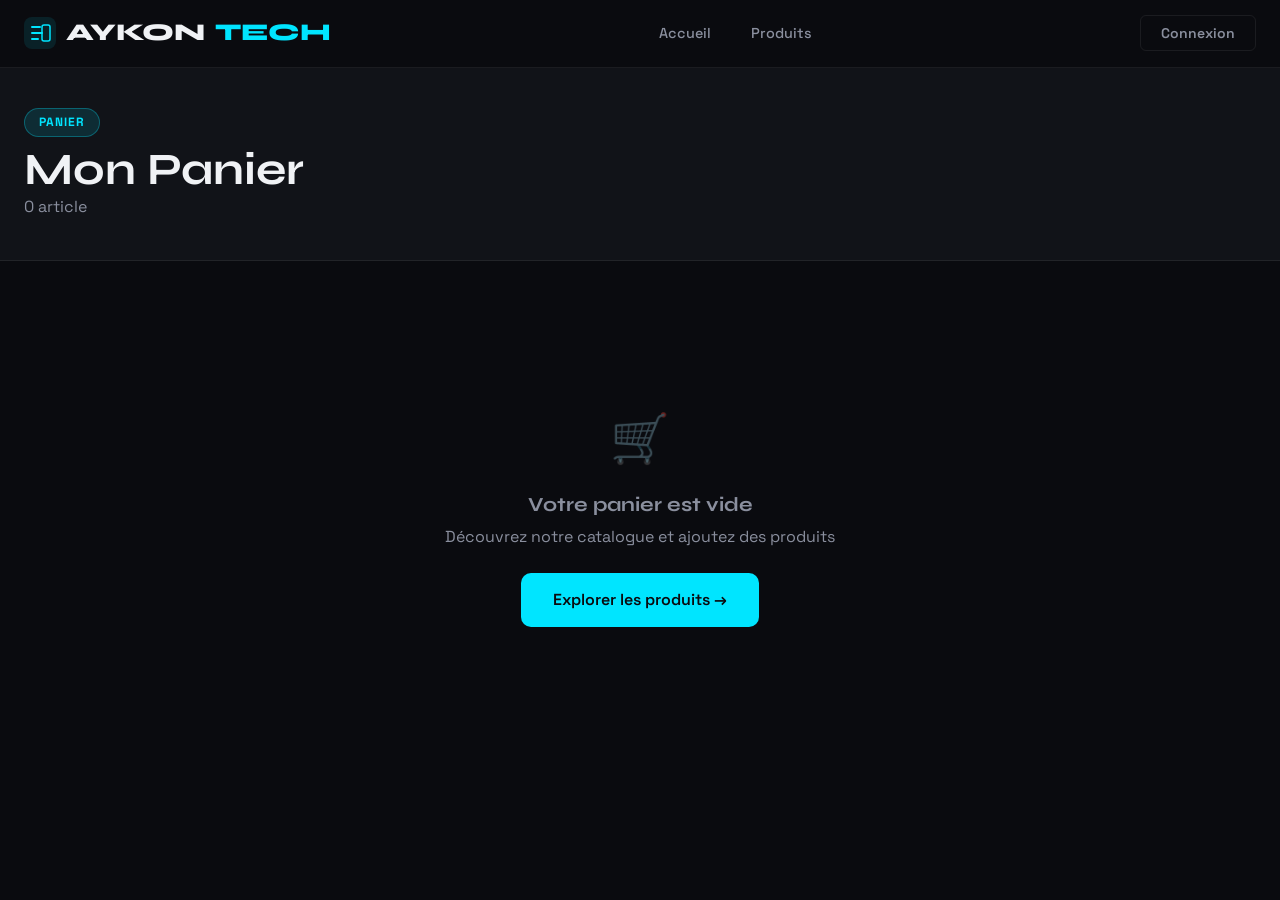
<file: frontend/cart.html>
<!DOCTYPE html>
<html lang="fr">
<head>
  <meta charset="UTF-8">
  <meta name="viewport" content="width=device-width, initial-scale=1.0">
  <title>Mon Panier — Aykon Tech Store</title>
  <link rel="stylesheet" href="css/main.css">
  <link rel="stylesheet" href="css/components.css">
</head>
<body>
  <nav class="navbar">
    <div class="container">
      <a href="index.html" class="nav-logo">
        <svg viewBox="0 0 32 32" fill="none"><rect width="32" height="32" rx="8" fill="rgba(0,229,255,0.1)"/><path d="M8 10h8M8 16h10M8 22h6" stroke="#00e5ff" stroke-width="2" stroke-linecap="round"/><rect x="18" y="8" width="8" height="16" rx="2" fill="none" stroke="#00e5ff" stroke-width="1.5"/></svg>
        AYKON <span>TECH</span>
      </a>
      <div class="nav-links" id="navLinks">
        <a href="index.html">Accueil</a>
        <a href="Products.html">Produits</a>
      </div>
      <div class="nav-actions">
        <a href="login.html"><button class="btn-nav-auth btn-outline">Connexion</button></a>
      </div>
    </div>
  </nav>

  <div style="padding-top:calc(var(--nav-height) + 40px);padding-bottom:40px;background:var(--bg-secondary);border-bottom:1px solid var(--border);">
    <div class="container">
      <div class="section-tag mb-8">Panier</div>
      <h2>Mon Panier</h2>
      <p id="cartPageCount">0 article</p>
    </div>
  </div>

  <section class="section">
    <div class="container">
      <!-- Empty state -->
      <div id="emptyCart" class="empty-state" style="display:none;">
        <div class="empty-icon">🛒</div>
        <h3>Votre panier est vide</h3>
        <p style="margin-bottom:24px;">Découvrez notre catalogue et ajoutez des produits</p>
        <a href="Products.html" class="btn-hero primary" style="display:inline-flex;">Explorer les produits →</a>
      </div>

      <!-- Cart content -->
      <div id="cartContent" style="display:grid; grid-template-columns:1fr 360px; gap:32px; align-items:start;">
        <!-- Items list -->
        <div>
          <div id="cartFullItems"></div>
          <div style="margin-top:20px;display:flex;justify-content:space-between;align-items:center;">
            <a href="Products.html" style="font-size:0.875rem;color:var(--accent);display:flex;align-items:center;gap:6px;">
              ← Continuer mes achats
            </a>
            <button onclick="clearCart();renderCartPage();" style="background:none;border:none;color:var(--red);cursor:pointer;font-size:0.875rem;font-family:var(--font-body);">
              🗑 Vider le panier
            </button>
          </div>
        </div>

        <!-- Summary -->
        <div class="checkout-summary">
          <h3>Résumé de la commande</h3>
          <div class="summary-totals">
            <div class="summary-row"><span>Sous-total</span><span id="subtotalDisplay">0 MAD</span></div>
            <div class="summary-row"><span>Livraison</span><span style="color:var(--green);">Gratuite</span></div>
            <div class="summary-row"><span>TVA (20%)</span><span id="tvaDisplay">0 MAD</span></div>
            <div class="summary-row total"><span>Total TTC</span><span id="totalTTCDisplay">0 MAD</span></div>
          </div>
          <button onclick="window.location.href='checkout.html'" style="width:100%;padding:14px;background:var(--accent);border:none;border-radius:var(--radius-md);color:var(--bg-primary);font-family:var(--font-body);font-size:1rem;font-weight:700;cursor:pointer;transition:var(--transition);margin-top:20px;" onmouseover="this.style.background='#00c9e6'" onmouseout="this.style.background='var(--accent)'">
            Passer commande →
          </button>
          <div style="margin-top:16px;text-align:center;font-size:0.78rem;color:var(--text-muted);">
            🔒 Paiement sécurisé · 🚚 Livraison sous 24h
          </div>
        </div>
      </div>
    </div>
  </section>

  <div class="toast-container" id="toastContainer"></div>
  <script src="js/main.js"></script>
  <script src="js/cart.js"></script>
  <script>
  function renderCartPage() {
    const cart = getCart();
    const emptyDiv = document.getElementById('emptyCart');
    const contentDiv = document.getElementById('cartContent');
    const countEl = document.getElementById('cartPageCount');

    const total = cart.reduce((s,i) => s + i.price*i.qty, 0);
    const tva = Math.round(total * 0.2);
    const ttc = total + tva;

    countEl.textContent = `${cart.reduce((s,i)=>s+i.qty,0)} article${cart.length>1?'s':''}`;
    document.getElementById('subtotalDisplay').textContent = formatPrice(total);
    document.getElementById('tvaDisplay').textContent = formatPrice(tva);
    document.getElementById('totalTTCDisplay').textContent = formatPrice(ttc);

    if (cart.length === 0) {
      emptyDiv.style.display = 'block';
      contentDiv.style.display = 'none';
      return;
    }
    emptyDiv.style.display = 'none';
    contentDiv.style.display = 'grid';

    document.getElementById('cartFullItems').innerHTML = cart.map(item => `
      <div style="background:var(--bg-card);border:1px solid var(--border);border-radius:var(--radius-lg);padding:20px;margin-bottom:12px;display:flex;gap:20px;align-items:center;transition:var(--transition);">
        <div style="width:80px;height:80px;background:var(--bg-secondary);border-radius:var(--radius-md);display:flex;align-items:center;justify-content:center;font-size:2.2rem;flex-shrink:0;">
          ${item.emoji || '📦'}
        </div>
        <div style="flex:1;">
          <div style="font-size:0.72rem;color:var(--accent);text-transform:uppercase;letter-spacing:0.08em;font-weight:600;margin-bottom:4px;">${item.brand || ''}</div>
          <div style="font-weight:600;font-size:0.95rem;color:var(--text-primary);margin-bottom:10px;">
            <a href="product-detail.html?id=${item.id}" style="color:inherit;transition:var(--transition);" onmouseover="this.style.color='var(--accent)'" onmouseout="this.style.color='inherit'">${item.name}</a>
          </div>
          <div style="display:flex;align-items:center;gap:16px;flex-wrap:wrap;">
            <div style="display:flex;align-items:center;background:var(--bg-secondary);border:1px solid var(--border);border-radius:var(--radius-sm);overflow:hidden;">
              <button onclick="updateQty(${item.id},-1);renderCartPage();" style="width:32px;height:32px;background:none;border:none;color:var(--text-primary);cursor:pointer;font-size:1rem;">−</button>
              <span style="padding:0 12px;font-size:0.875rem;font-weight:700;">${item.qty}</span>
              <button onclick="updateQty(${item.id},1);renderCartPage();" style="width:32px;height:32px;background:none;border:none;color:var(--text-primary);cursor:pointer;font-size:1rem;">+</button>
            </div>
            <span style="font-family:var(--font-display);font-size:1.1rem;font-weight:700;color:var(--text-primary);">${formatPrice(item.price * item.qty)}</span>
            ${item.qty > 1 ? `<span style="font-size:0.75rem;color:var(--text-muted);">(${formatPrice(item.price)} / unité)</span>` : ''}
          </div>
        </div>
        <button onclick="removeFromCart(${item.id});renderCartPage();" style="background:rgba(255,68,68,0.08);border:1px solid rgba(255,68,68,0.2);color:var(--red);width:36px;height:36px;border-radius:var(--radius-sm);cursor:pointer;font-size:0.9rem;flex-shrink:0;transition:var(--transition);" title="Supprimer" onmouseover="this.style.background='rgba(255,68,68,0.2)'" onmouseout="this.style.background='rgba(255,68,68,0.08)'">✕</button>
      </div>
    `).join('');
  }

  document.addEventListener('DOMContentLoaded', renderCartPage);
  </script>
</body>
</html>
</file>
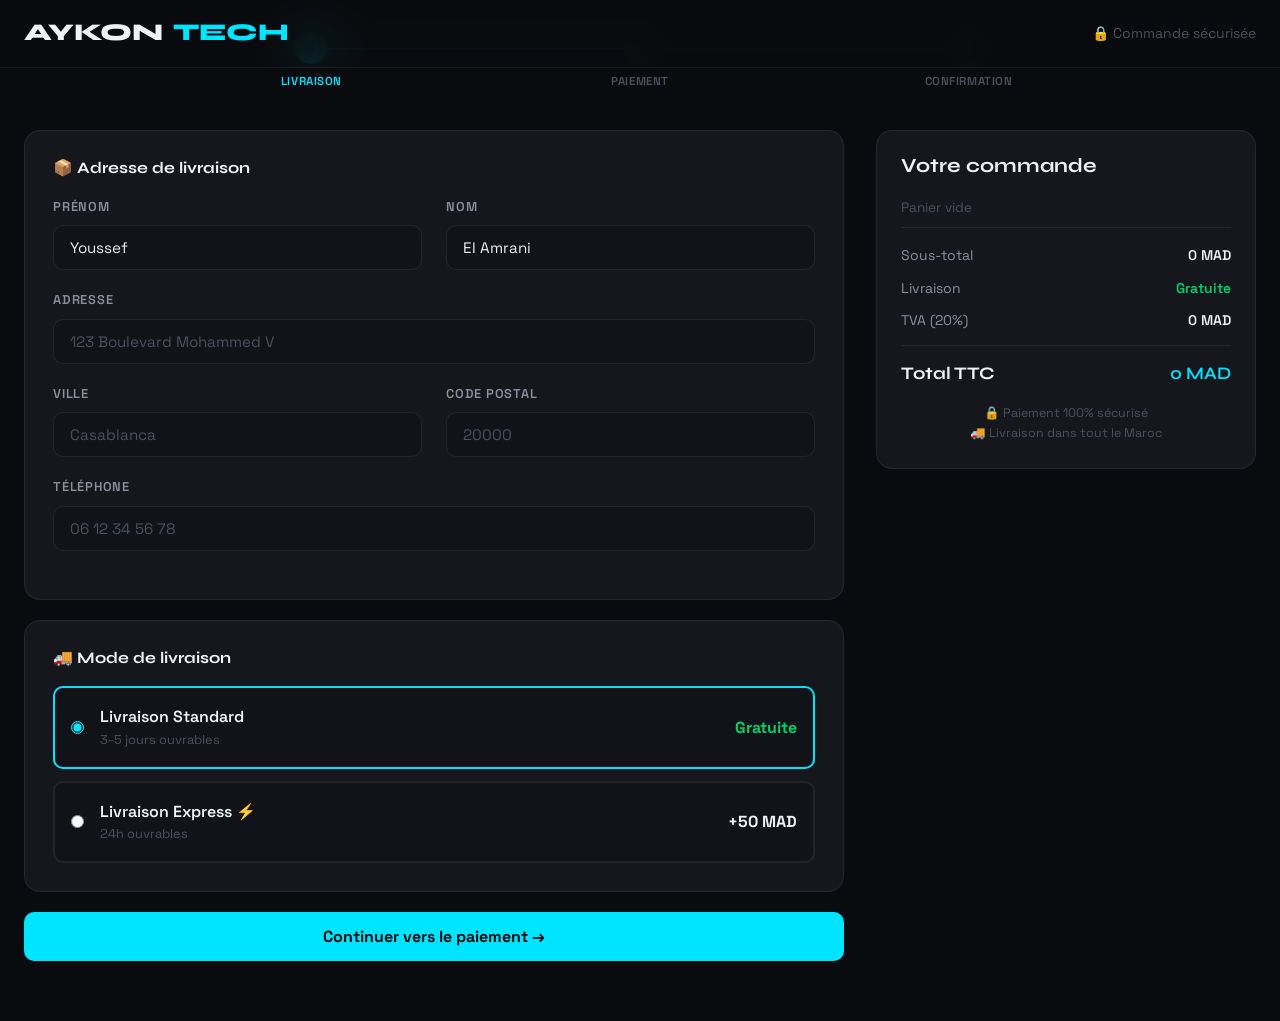
<file: frontend/checkout.html>
<!DOCTYPE html>
<html lang="fr">
<head>
  <meta charset="UTF-8">
  <meta name="viewport" content="width=device-width, initial-scale=1.0">
  <title>Commande — Aykon Tech Store</title>
  <link rel="stylesheet" href="css/main.css">
  <link rel="stylesheet" href="css/components.css">
</head>
<body>
  <nav class="navbar">
    <div class="container">
      <a href="index.html" class="nav-logo">AYKON <span>TECH</span></a>
      <div style="font-size:0.875rem;color:var(--text-muted);">🔒 Commande sécurisée</div>
    </div>
  </nav>

  <div style="padding-top:calc(var(--nav-height)+32px);" id="checkoutPage">
    <div class="container">

      <!-- Steps -->
      <div class="checkout-steps" style="margin-top:32px;">
        <div class="ck-step active" id="step1">
          <div class="ck-num">1</div>
          <div class="ck-lbl">Livraison</div>
        </div>
        <div class="ck-step" id="step2">
          <div class="ck-num">2</div>
          <div class="ck-lbl">Paiement</div>
        </div>
        <div class="ck-step" id="step3">
          <div class="ck-num">3</div>
          <div class="ck-lbl">Confirmation</div>
        </div>
      </div>

      <div class="checkout-layout" style="margin-bottom:60px;" id="checkoutLayout">
        <!-- LEFT: Form -->
        <div id="formSection">
          <!-- Step 1: Livraison -->
          <div id="formStep1">
            <div class="checkout-form-card">
              <h3>📦 Adresse de livraison</h3>
              <div class="grid-2">
                <div class="form-group">
                  <label class="form-label">Prénom</label>
                  <input type="text" class="form-input" id="firstName" placeholder="Youssef" value="Youssef">
                </div>
                <div class="form-group">
                  <label class="form-label">Nom</label>
                  <input type="text" class="form-input" id="lastName" placeholder="El Amrani" value="El Amrani">
                </div>
              </div>
              <div class="form-group">
                <label class="form-label">Adresse</label>
                <input type="text" class="form-input" id="address" placeholder="123 Boulevard Mohammed V">
              </div>
              <div class="grid-2">
                <div class="form-group">
                  <label class="form-label">Ville</label>
                  <input type="text" class="form-input" id="city" placeholder="Casablanca">
                </div>
                <div class="form-group">
                  <label class="form-label">Code postal</label>
                  <input type="text" class="form-input" id="zip" placeholder="20000">
                </div>
              </div>
              <div class="form-group">
                <label class="form-label">Téléphone</label>
                <input type="tel" class="form-input" id="phone" placeholder="06 12 34 56 78">
              </div>
            </div>

            <div class="checkout-form-card">
              <h3>🚚 Mode de livraison</h3>
              <div style="display:flex;flex-direction:column;gap:12px;">
                <label style="display:flex;align-items:center;gap:16px;background:var(--bg-secondary);border:2px solid var(--accent);border-radius:var(--radius-md);padding:16px;cursor:pointer;">
                  <input type="radio" name="delivery" value="standard" checked style="accent-color:var(--accent);">
                  <div style="flex:1;">
                    <div style="font-weight:600;color:var(--text-primary);">Livraison Standard</div>
                    <div style="font-size:0.8rem;color:var(--text-muted);">3-5 jours ouvrables</div>
                  </div>
                  <span style="color:var(--green);font-weight:700;">Gratuite</span>
                </label>
                <label style="display:flex;align-items:center;gap:16px;background:var(--bg-secondary);border:2px solid var(--border);border-radius:var(--radius-md);padding:16px;cursor:pointer;">
                  <input type="radio" name="delivery" value="express" style="accent-color:var(--accent);">
                  <div style="flex:1;">
                    <div style="font-weight:600;color:var(--text-primary);">Livraison Express ⚡</div>
                    <div style="font-size:0.8rem;color:var(--text-muted);">24h ouvrables</div>
                  </div>
                  <span style="font-weight:700;color:var(--text-primary);">+50 MAD</span>
                </label>
              </div>
            </div>
            <button onclick="goToStep(2)" style="width:100%;padding:14px;background:var(--accent);border:none;border-radius:var(--radius-md);color:var(--bg-primary);font-family:var(--font-body);font-size:1rem;font-weight:700;cursor:pointer;" onmouseover="this.style.background='#00c9e6'" onmouseout="this.style.background='var(--accent)'">
              Continuer vers le paiement →
            </button>
          </div>

          <!-- Step 2: Paiement -->
          <div id="formStep2" style="display:none;">
            <div class="checkout-form-card">
              <h3>💳 Mode de paiement</h3>
              <div class="payment-methods">
                <div class="pay-method selected" onclick="selectPay(this,'card')">
                  <div class="pay-icon">💳</div>
                  Carte bancaire
                </div>
                <div class="pay-method" onclick="selectPay(this,'cash')">
                  <div class="pay-icon">💵</div>
                  Paiement à la livraison
                </div>
                <div class="pay-method" onclick="selectPay(this,'virement')">
                  <div class="pay-icon">🏦</div>
                  Virement bancaire
                </div>
              </div>
              <div id="cardFields">
                <div class="form-group">
                  <label class="form-label">Numéro de carte</label>
                  <input type="text" class="form-input" placeholder="4242 4242 4242 4242" maxlength="19" oninput="formatCard(this)">
                </div>
                <div class="grid-2">
                  <div class="form-group">
                    <label class="form-label">Expiration</label>
                    <input type="text" class="form-input" placeholder="MM/AA" maxlength="5">
                  </div>
                  <div class="form-group">
                    <label class="form-label">CVV</label>
                    <input type="text" class="form-input" placeholder="123" maxlength="3">
                  </div>
                </div>
                <div class="form-group">
                  <label class="form-label">Nom sur la carte</label>
                  <input type="text" class="form-input" placeholder="YOUSSEF EL AMRANI">
                </div>
              </div>
            </div>
            <div style="display:flex;gap:12px;">
              <button onclick="goToStep(1)" style="padding:14px 24px;background:var(--bg-card);border:1px solid var(--border);border-radius:var(--radius-md);color:var(--text-secondary);font-family:var(--font-body);font-size:0.95rem;cursor:pointer;">← Retour</button>
              <button onclick="placeOrder()" style="flex:1;padding:14px;background:var(--accent);border:none;border-radius:var(--radius-md);color:var(--bg-primary);font-family:var(--font-body);font-size:1rem;font-weight:700;cursor:pointer;" onmouseover="this.style.background='#00c9e6'" onmouseout="this.style.background='var(--accent)'">
                ✅ Confirmer et payer
              </button>
            </div>
          </div>
        </div>

        <!-- RIGHT: Summary -->
        <div class="checkout-summary" id="orderSummary">
          <h3>Votre commande</h3>
          <div id="summaryItems"></div>
          <div class="summary-totals">
            <div class="summary-row"><span>Sous-total</span><span id="ckSubtotal">—</span></div>
            <div class="summary-row"><span>Livraison</span><span style="color:var(--green);" id="ckShipping">Gratuite</span></div>
            <div class="summary-row"><span>TVA (20%)</span><span id="ckTva">—</span></div>
            <div class="summary-row total"><span>Total TTC</span><span id="ckTotal">—</span></div>
          </div>
          <div style="margin-top:16px;text-align:center;font-size:0.78rem;color:var(--text-muted);">
            🔒 Paiement 100% sécurisé<br>🚚 Livraison dans tout le Maroc
          </div>
        </div>
      </div>
    </div>
  </div>

  <!-- Success Screen -->
  <div id="successScreen" style="display:none;min-height:100vh;display:none;align-items:center;padding-top:var(--nav-height);">
    <div class="container">
      <div class="success-screen">
        <div class="success-icon">✅</div>
        <h2 style="margin-bottom:12px;">Commande confirmée !</h2>
        <p style="font-size:1rem;margin-bottom:8px;">Merci pour votre achat.</p>
        <p style="font-size:0.875rem;color:var(--text-muted);margin-bottom:32px;">Numéro de commande : <strong style="color:var(--accent);" id="orderNumber">#1043</strong></p>
        <div style="display:flex;gap:12px;justify-content:center;flex-wrap:wrap;">
          <a href="orders.html" class="btn-hero secondary">Voir mes commandes</a>
          <a href="index.html" class="btn-hero primary">Continuer mes achats →</a>
        </div>
      </div>
    </div>
  </div>

  <div class="toast-container" id="toastContainer"></div>
  <script src="js/main.js"></script>
  <script src="js/cart.js"></script>
  <script>
  let currentStep = 1;
  let selectedPay = 'card';

  document.addEventListener('DOMContentLoaded', renderSummary);

  function renderSummary() {
    const cart = getCart();
    const subtotal = cart.reduce((s,i) => s+i.price*i.qty, 0);
    const tva = Math.round(subtotal * 0.2);
    const total = subtotal + tva;

    document.getElementById('summaryItems').innerHTML = cart.map(item => `
      <div class="summary-item">
        <div class="summary-item-emoji">${item.emoji || '📦'}</div>
        <div style="flex:1;">
          <div style="font-size:0.8rem;font-weight:600;color:var(--text-primary);">${item.name}</div>
          <div style="font-size:0.72rem;color:var(--text-muted);">Qté: ${item.qty}</div>
        </div>
        <div style="font-size:0.875rem;font-weight:700;">${formatPrice(item.price * item.qty)}</div>
      </div>
    `).join('') || '<p style="color:var(--text-muted);font-size:0.85rem;">Panier vide</p>';

    document.getElementById('ckSubtotal').textContent = formatPrice(subtotal);
    document.getElementById('ckTva').textContent = formatPrice(tva);
    document.getElementById('ckTotal').textContent = formatPrice(total);
  }

  function goToStep(n) {
    currentStep = n;
    document.getElementById('formStep1').style.display = n === 1 ? 'block' : 'none';
    document.getElementById('formStep2').style.display = n === 2 ? 'block' : 'none';
    ['step1','step2','step3'].forEach((id, i) => {
      const el = document.getElementById(id);
      el.classList.remove('active','done');
      if (i + 1 < n) el.classList.add('done');
      if (i + 1 === n) el.classList.add('active');
    });
    window.scrollTo({top:0,behavior:'smooth'});
  }

  function selectPay(el, type) {
    selectedPay = type;
    document.querySelectorAll('.pay-method').forEach(e => e.classList.remove('selected'));
    el.classList.add('selected');
    document.getElementById('cardFields').style.display = type === 'card' ? 'block' : 'none';
  }

  function formatCard(input) {
    let v = input.value.replace(/\D/g,'').substring(0,16);
    input.value = v.replace(/(.{4})/g,'$1 ').trim();
  }

  function placeOrder() {
    const btn = event.target;
    btn.textContent = '⏳ Traitement...'; btn.disabled = true;
    setTimeout(() => {
      clearCart();
      document.getElementById('checkoutPage').style.display = 'none';
      const ss = document.getElementById('successScreen');
      ss.style.display = 'flex';
      document.getElementById('orderNumber').textContent = '#' + (1000 + Math.floor(Math.random()*999));
      showToast('Commande passée avec succès !', 'success');
    }, 1500);
  }
  </script>
</body>
</html>
</file>
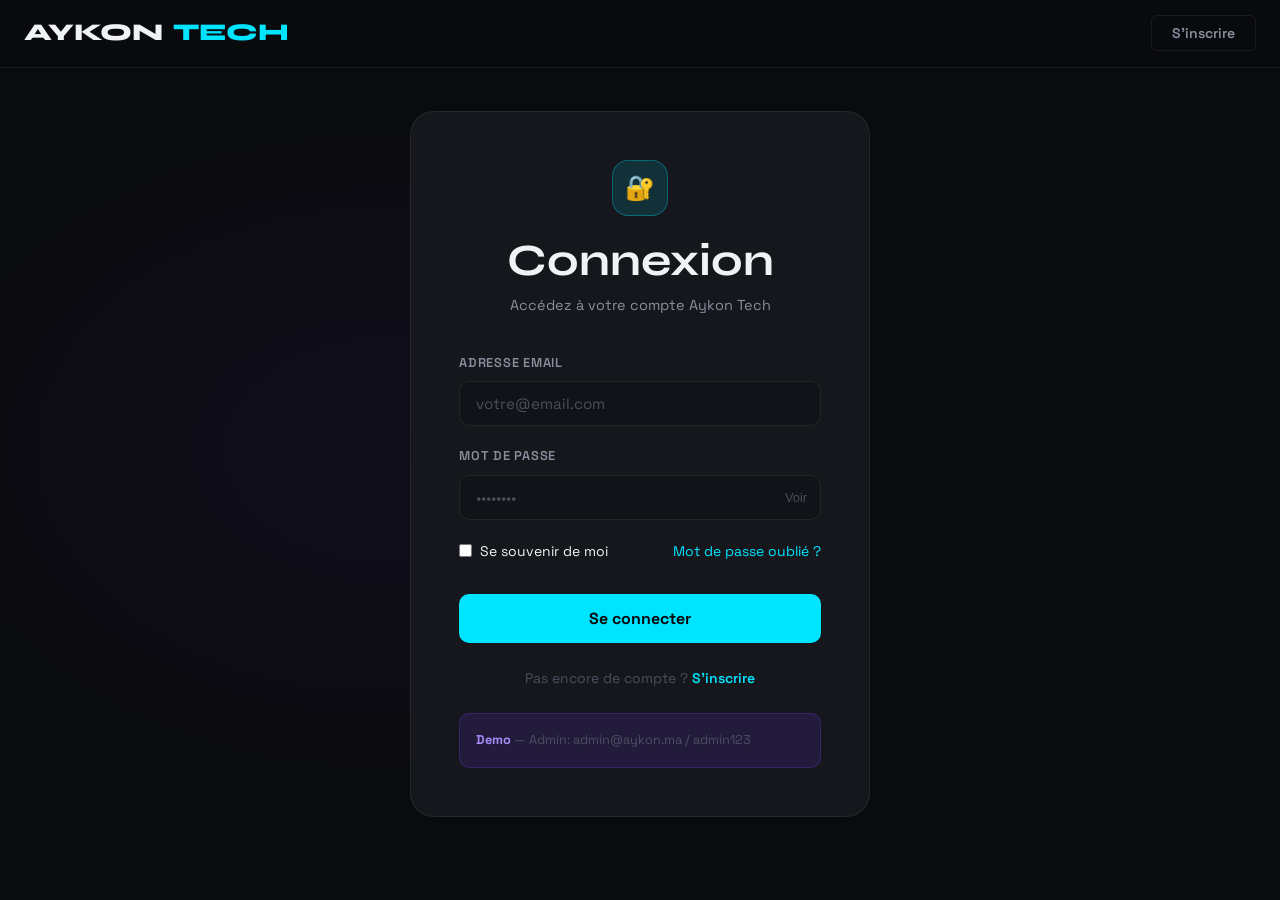
<file: frontend/login.html>
<!DOCTYPE html>
<html lang="fr">
<head>
  <meta charset="UTF-8">
  <meta name="viewport" content="width=device-width, initial-scale=1.0">
  <title>Connexion — Aykon Tech Store</title>
  <link rel="stylesheet" href="css/main.css">
</head>
<body>
  <nav class="navbar">
    <div class="container">
      <a href="index.html" class="nav-logo">AYKON <span>TECH</span></a>
      <div class="nav-actions">
        <a href="register.html"><button class="btn-nav-auth btn-outline">S'inscrire</button></a>
      </div>
    </div>
  </nav>

  <div class="auth-page">
    <div class="auth-card">
      <div style="text-align:center;margin-bottom:32px;">
        <div style="width:56px;height:56px;background:var(--accent-dim);border:1px solid var(--border-accent);border-radius:var(--radius-lg);display:flex;align-items:center;justify-content:center;margin:0 auto 20px;font-size:1.5rem;">🔐</div>
        <h2>Connexion</h2>
        <p class="subtitle">Accédez à votre compte Aykon Tech</p>
      </div>

      <form id="loginForm" onsubmit="handleLogin(event)">
        <div class="form-group">
          <label class="form-label" for="email">Adresse email</label>
          <input type="email" id="email" name="email" class="form-input" placeholder="votre@email.com" required>
        </div>
        <div class="form-group">
          <label class="form-label" for="password">Mot de passe</label>
          <div style="position:relative;">
            <input type="password" id="password" name="password" class="form-input" placeholder="••••••••" required>
            <button type="button" onclick="togglePassword()" style="position:absolute;right:14px;top:50%;transform:translateY(-50%);background:none;border:none;color:var(--text-muted);cursor:pointer;font-size:0.8rem;">Voir</button>
          </div>
        </div>
        <div style="display:flex;justify-content:space-between;align-items:center;margin-bottom:24px;">
          <label style="display:flex;align-items:center;gap:8px;font-size:0.875rem;cursor:pointer;">
            <input type="checkbox" id="rememberMe" style="accent-color:var(--accent);"> Se souvenir de moi
          </label>
          <a href="#" style="font-size:0.875rem;color:var(--accent);">Mot de passe oublié ?</a>
        </div>
        <div id="loginError" style="display:none;background:rgba(255,68,68,0.1);border:1px solid rgba(255,68,68,0.3);border-radius:var(--radius-sm);padding:12px;font-size:0.875rem;color:#ff4444;margin-bottom:16px;"></div>
        <button type="submit" class="btn-submit" id="loginBtn">Se connecter</button>
      </form>

      <div style="text-align:center;margin-top:24px;font-size:0.875rem;color:var(--text-muted);">
        Pas encore de compte ? <a href="register.html" style="color:var(--accent);font-weight:600;">S'inscrire</a>
      </div>

      <!-- Demo admin shortcut -->
      <div style="margin-top:24px;padding:16px;background:var(--accent2-dim);border:1px solid rgba(124,58,237,0.25);border-radius:var(--radius-md);font-size:0.8rem;color:var(--text-muted);">
        <strong style="color:#a78bfa;">Demo</strong> — Admin: admin@aykon.ma / admin123
      </div>
    </div>
  </div>

  <div class="toast-container" id="toastContainer"></div>
  <script src="js/main.js"></script>
  <script src="js/auth.js"></script>
</body>
</html>
</file>
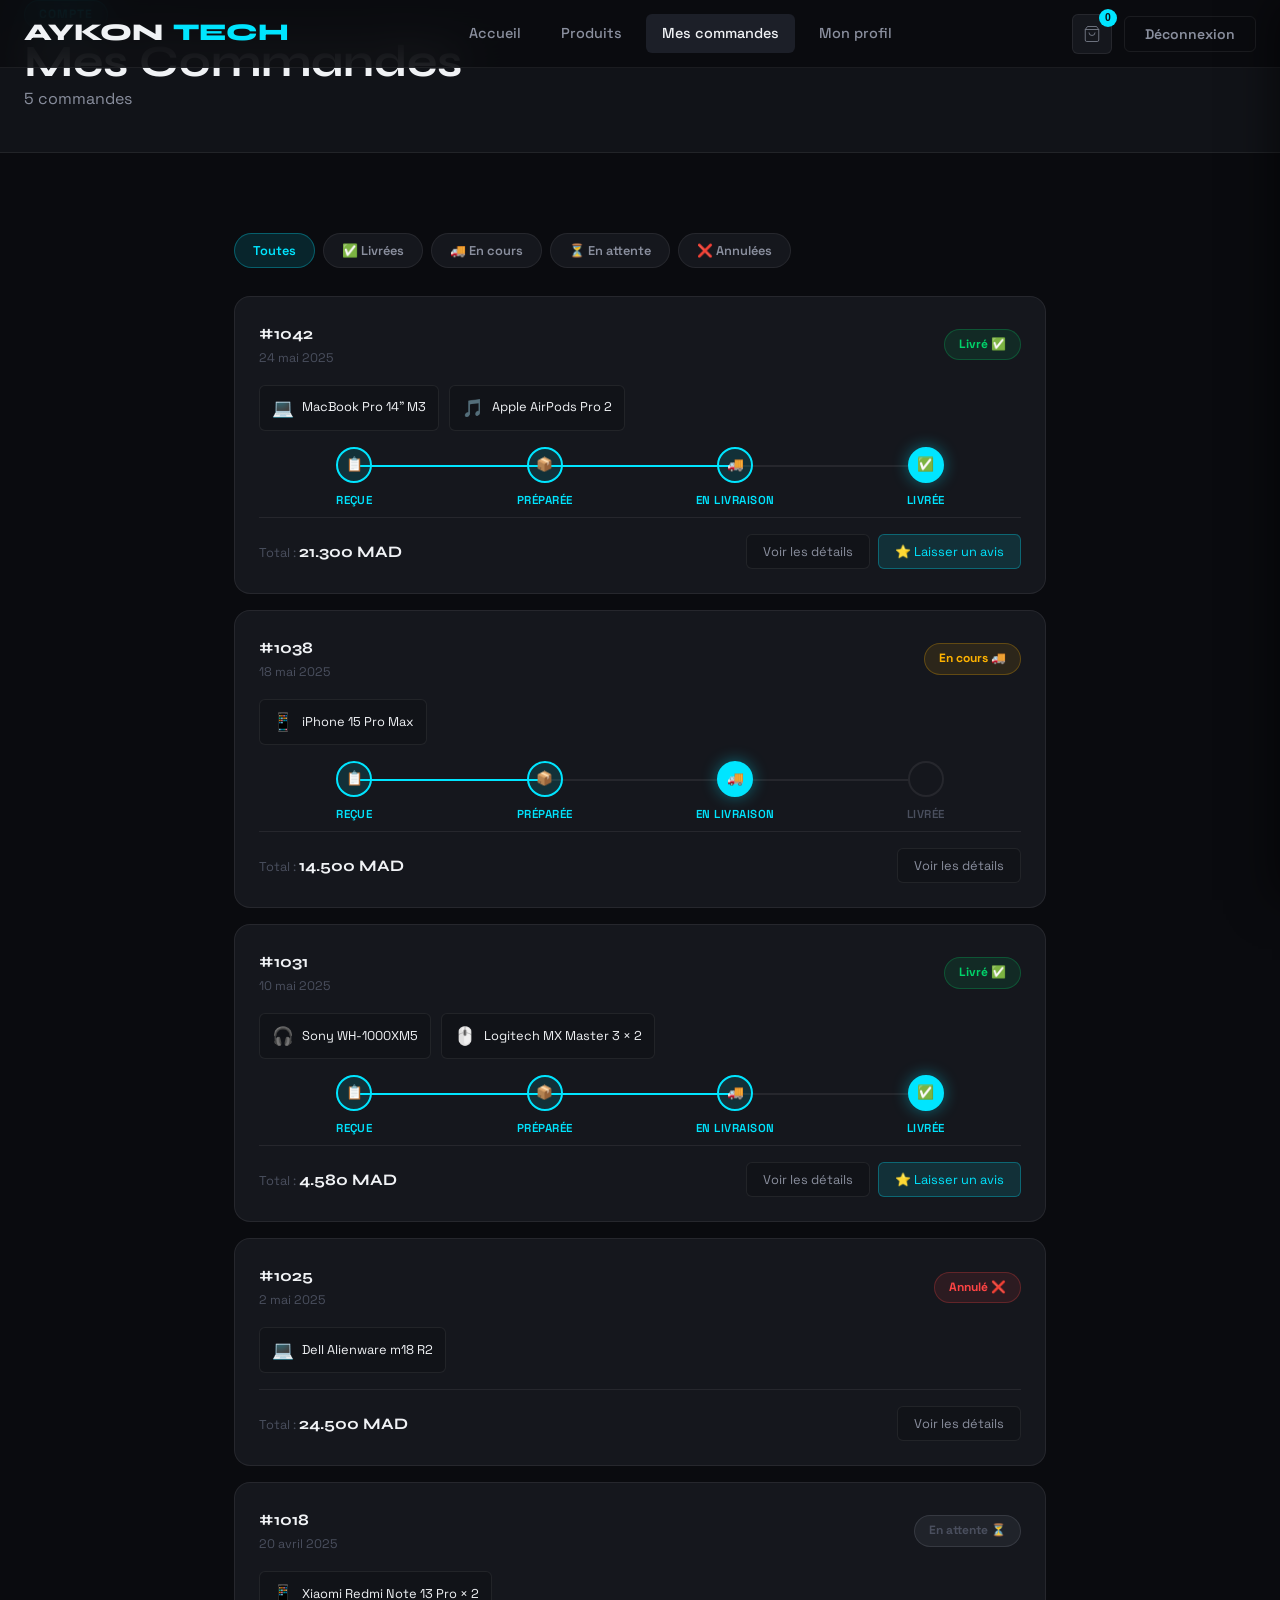
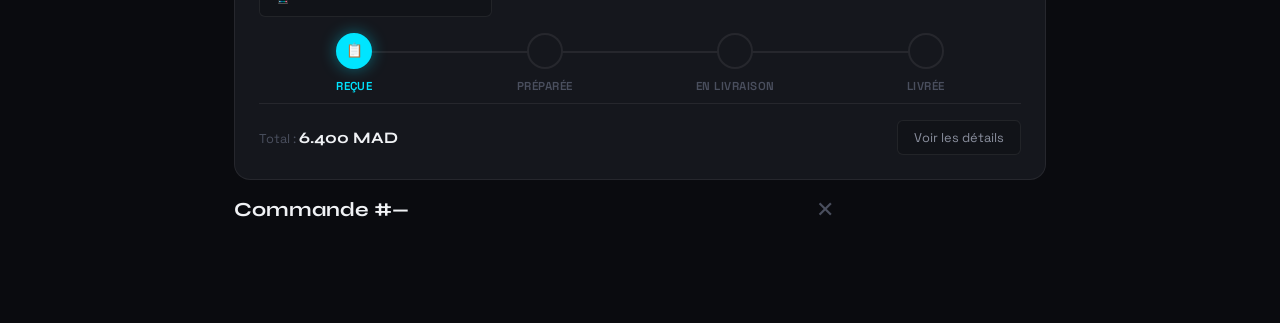
<file: frontend/orders.html>
<!DOCTYPE html>
<html lang="fr">
<head>
  <meta charset="UTF-8">
  <meta name="viewport" content="width=device-width, initial-scale=1.0">
  <title>Mes Commandes — Aykon Tech Store</title>
  <link rel="stylesheet" href="css/main.css">
  <link rel="stylesheet" href="css/components.css">
</head>
<body>
  <nav class="navbar">
    <div class="container">
      <a href="index.html" class="nav-logo">AYKON <span>TECH</span></a>
      <div class="nav-links" id="navLinks">
        <a href="index.html">Accueil</a>
        <a href="Products.html">Produits</a>
        <a href="orders.html" class="active">Mes commandes</a>
        <a href="profile.html">Mon profil</a>
      </div>
      <div class="nav-actions">
        <button class="cart-btn" id="cartToggle">
          <svg width="18" height="18" fill="none" stroke="currentColor" viewBox="0 0 24 24"><path d="M6 2 3 6v14a2 2 0 0 0 2 2h14a2 2 0 0 0 2-2V6l-3-4z"/><line x1="3" y1="6" x2="21" y2="6"/><path d="M16 10a4 4 0 0 1-8 0"/></svg>
          <span class="cart-count" id="cartCount">0</span>
        </button>
        <button class="btn-nav-auth btn-outline" onclick="logout()">Déconnexion</button>
      </div>
    </div>
  </nav>

  <div class="overlay" id="overlay" onclick="closeCart()"></div>
  <aside class="cart-sidebar" id="cartSidebar">
    <div class="cart-header"><h3>🛒 Mon Panier</h3><button onclick="closeCart()" style="background:none;border:none;color:var(--text-secondary);cursor:pointer;font-size:1.4rem;">✕</button></div>
    <div class="cart-items" id="cartItems"></div>
    <div class="cart-footer"><div class="cart-total"><span>Total</span><span id="cartTotal">0 MAD</span></div><button class="btn-checkout" onclick="window.location.href='checkout.html'">Valider →</button></div>
  </aside>

  <div style="padding-top:calc(var(--nav-height)+40px);padding-bottom:40px;background:var(--bg-secondary);border-bottom:1px solid var(--border);">
    <div class="container">
      <div class="section-tag mb-8">Compte</div>
      <h2>Mes Commandes</h2>
      <p id="orderCount">Chargement...</p>
    </div>
  </div>

  <section class="section">
    <div class="container" style="max-width:860px;">

      <!-- Filter tabs -->
      <div style="display:flex;gap:8px;margin-bottom:28px;flex-wrap:wrap;">
        <button onclick="filterOrders('all',this)" class="filter-tab active-tab" style="padding:8px 18px;border-radius:100px;border:1px solid var(--border-accent);background:var(--accent-dim);color:var(--accent);font-family:var(--font-body);font-size:0.8rem;font-weight:600;cursor:pointer;">Toutes</button>
        <button onclick="filterOrders('livré',this)" class="filter-tab" style="padding:8px 18px;border-radius:100px;border:1px solid var(--border);background:var(--bg-card);color:var(--text-secondary);font-family:var(--font-body);font-size:0.8rem;font-weight:600;cursor:pointer;">✅ Livrées</button>
        <button onclick="filterOrders('en cours',this)" class="filter-tab" style="padding:8px 18px;border-radius:100px;border:1px solid var(--border);background:var(--bg-card);color:var(--text-secondary);font-family:var(--font-body);font-size:0.8rem;font-weight:600;cursor:pointer;">🚚 En cours</button>
        <button onclick="filterOrders('en attente',this)" class="filter-tab" style="padding:8px 18px;border-radius:100px;border:1px solid var(--border);background:var(--bg-card);color:var(--text-secondary);font-family:var(--font-body);font-size:0.8rem;font-weight:600;cursor:pointer;">⏳ En attente</button>
        <button onclick="filterOrders('annulé',this)" class="filter-tab" style="padding:8px 18px;border-radius:100px;border:1px solid var(--border);background:var(--bg-card);color:var(--text-secondary);font-family:var(--font-body);font-size:0.8rem;font-weight:600;cursor:pointer;">❌ Annulées</button>
      </div>

      <div id="ordersContainer"></div>

      <!-- Order detail modal -->
      <div class="modal-bg" id="orderModal">
        <div class="modal" style="max-width:600px;">
          <div style="display:flex;justify-content:space-between;align-items:center;margin-bottom:20px;">
            <h3 id="modalOrderId">Commande #—</h3>
            <button onclick="document.getElementById('orderModal').classList.remove('open')" style="background:none;border:none;color:var(--text-muted);cursor:pointer;font-size:1.4rem;">✕</button>
          </div>
          <div id="modalContent"></div>
        </div>
      </div>
    </div>
  </section>

  <div class="toast-container" id="toastContainer"></div>
  <script src="js/main.js"></script>
  <script src="js/cart.js"></script>
  <script>
  const MOCK_ORDERS = [
    {
      id:'#1042', date:'24 mai 2025', status:'livré',
      items:[{name:'MacBook Pro 14" M3',emoji:'💻',qty:1,price:18900},{name:'Apple AirPods Pro 2',emoji:'🎵',qty:1,price:2400}],
      total:21300, shipping:'Gratuite', address:'123 Bd Mohammed V, Casablanca'
    },
    {
      id:'#1038', date:'18 mai 2025', status:'en cours',
      items:[{name:'iPhone 15 Pro Max',emoji:'📱',qty:1,price:14500}],
      total:14500, shipping:'Gratuite', address:'45 Rue Allal Ben Abdellah, Rabat'
    },
    {
      id:'#1031', date:'10 mai 2025', status:'livré',
      items:[{name:'Sony WH-1000XM5',emoji:'🎧',qty:1,price:2800},{name:'Logitech MX Master 3',emoji:'🖱️',qty:2,price:1780}],
      total:4580, shipping:'Gratuite', address:'67 Avenue Hassan II, Marrakech'
    },
    {
      id:'#1025', date:'2 mai 2025', status:'annulé',
      items:[{name:'Dell Alienware m18 R2',emoji:'💻',qty:1,price:24500}],
      total:24500, shipping:'Gratuite', address:'12 Rue Ibn Battouta, Fès'
    },
    {
      id:'#1018', date:'20 avril 2025', status:'en attente',
      items:[{name:'Xiaomi Redmi Note 13 Pro',emoji:'📱',qty:2,price:6400}],
      total:6400, shipping:'Gratuite', address:'89 Boulevard Zerktouni, Casablanca'
    },
  ];

  const statusConfig = {
    'livré':     { color:'var(--green)',  bg:'rgba(0,210,106,0.1)',  border:'rgba(0,210,106,0.25)',  label:'Livré ✅' },
    'en cours':  { color:'var(--amber)',  bg:'rgba(255,179,0,0.1)',  border:'rgba(255,179,0,0.25)',  label:'En cours 🚚' },
    'en attente':{ color:'var(--text-muted)', bg:'rgba(138,143,158,0.1)', border:'rgba(138,143,158,0.2)', label:'En attente ⏳' },
    'annulé':    { color:'var(--red)',    bg:'rgba(255,68,68,0.1)',  border:'rgba(255,68,68,0.25)',  label:'Annulé ❌' },
  };

  const trackingSteps = {
    'en attente': [1,0,0,0],
    'en cours':   [1,1,1,0],
    'livré':      [1,1,1,1],
    'annulé':     [0,0,0,0],
  };
  const stepLabels = ['Reçue','Préparée','En livraison','Livrée'];
  const stepIcons  = ['📋','📦','🚚','✅'];

  let currentFilter = 'all';

  function renderOrders(orders) {
    const container = document.getElementById('ordersContainer');
    document.getElementById('orderCount').textContent = `${orders.length} commande${orders.length>1?'s':''}`;

    if (orders.length === 0) {
      container.innerHTML = '<div class="empty-state"><div class="empty-icon">📦</div><h3>Aucune commande</h3><p>Vous n\'avez pas encore de commandes dans cette catégorie.</p></div>';
      return;
    }

    container.innerHTML = orders.map(order => {
      const st = statusConfig[order.status] || statusConfig['en attente'];
      return `
        <div class="order-card">
          <div class="order-card-header">
            <div>
              <div class="order-id">${order.id}</div>
              <div class="order-date">${order.date}</div>
            </div>
            <span style="padding:5px 14px;border-radius:100px;font-size:0.75rem;font-weight:700;background:${st.bg};color:${st.color};border:1px solid ${st.border};">${st.label}</span>
          </div>

          <div class="order-items-list">
            ${order.items.map(it => `
              <div class="order-item-chip">
                <span>${it.emoji}</span>
                <span>${it.name}${it.qty > 1 ? ` × ${it.qty}` : ''}</span>
              </div>
            `).join('')}
          </div>

          ${order.status !== 'annulé' ? `
          <div class="order-timeline" style="margin:16px 0 8px;">
            ${trackingSteps[order.status].map((active, i) => {
              const prev = i > 0 && trackingSteps[order.status][i-1];
              const cls = active ? (i === trackingSteps[order.status].lastIndexOf(1) ? 'active' : 'done') : '';
              return `
                <div class="timeline-step ${cls}">
                  <div class="timeline-dot">${active ? stepIcons[i] : ''}</div>
                  <div class="timeline-label">${stepLabels[i]}</div>
                </div>
              `;
            }).join('')}
          </div>` : ''}

          <div class="order-card-footer">
            <div>
              <span style="font-size:0.8rem;color:var(--text-muted);">Total : </span>
              <span style="font-family:var(--font-display);font-weight:700;font-size:1rem;">${formatPrice(order.total)}</span>
            </div>
            <div style="display:flex;gap:8px;">
              <button onclick="showOrderDetail('${order.id}')" style="padding:8px 16px;background:var(--bg-secondary);border:1px solid var(--border);border-radius:var(--radius-sm);color:var(--text-secondary);cursor:pointer;font-family:var(--font-body);font-size:0.8rem;transition:var(--transition);" onmouseover="this.style.borderColor='var(--border-accent)';this.style.color='var(--accent)'" onmouseout="this.style.borderColor='var(--border)';this.style.color='var(--text-secondary)'">
                Voir les détails
              </button>
              ${order.status === 'livré' ? `<button onclick="showToast('Avis envoyé !','success')" style="padding:8px 16px;background:var(--accent-dim);border:1px solid var(--border-accent);border-radius:var(--radius-sm);color:var(--accent);cursor:pointer;font-family:var(--font-body);font-size:0.8rem;">⭐ Laisser un avis</button>` : ''}
            </div>
          </div>
        </div>
      `;
    }).join('');
  }

  function filterOrders(status, btn) {
    currentFilter = status;
    document.querySelectorAll('.filter-tab').forEach(t => {
      t.style.background = 'var(--bg-card)'; t.style.color = 'var(--text-secondary)'; t.style.borderColor = 'var(--border)';
    });
    btn.style.background = 'var(--accent-dim)'; btn.style.color = 'var(--accent)'; btn.style.borderColor = 'var(--border-accent)';
    const filtered = status === 'all' ? MOCK_ORDERS : MOCK_ORDERS.filter(o => o.status === status);
    renderOrders(filtered);
  }

  function showOrderDetail(id) {
    const order = MOCK_ORDERS.find(o => o.id === id);
    if (!order) return;
    document.getElementById('modalOrderId').textContent = `Commande ${order.id}`;
    const st = statusConfig[order.status];
    document.getElementById('modalContent').innerHTML = `
      <div style="margin-bottom:16px;">
        <span style="padding:5px 14px;border-radius:100px;font-size:0.75rem;font-weight:700;background:${st.bg};color:${st.color};border:1px solid ${st.border};">${st.label}</span>
        <span style="font-size:0.8rem;color:var(--text-muted);margin-left:12px;">Passée le ${order.date}</span>
      </div>
      <div style="background:var(--bg-secondary);border:1px solid var(--border);border-radius:var(--radius-md);padding:16px;margin-bottom:16px;">
        <div style="font-size:0.75rem;color:var(--text-muted);text-transform:uppercase;letter-spacing:0.06em;margin-bottom:12px;font-weight:600;">Articles commandés</div>
        ${order.items.map(it => `
          <div style="display:flex;align-items:center;gap:12px;padding:8px 0;border-bottom:1px solid rgba(255,255,255,0.04);">
            <span style="font-size:1.4rem;">${it.emoji}</span>
            <div style="flex:1;font-size:0.875rem;">${it.name}</div>
            <div style="font-size:0.8rem;color:var(--text-muted);">× ${it.qty}</div>
            <div style="font-weight:600;font-size:0.875rem;">${formatPrice(it.price)}</div>
          </div>
        `).join('')}
        <div style="display:flex;justify-content:space-between;padding-top:12px;font-weight:700;">
          <span>Total</span>
          <span style="color:var(--accent);">${formatPrice(order.total)}</span>
        </div>
      </div>
      <div style="background:var(--bg-secondary);border:1px solid var(--border);border-radius:var(--radius-md);padding:16px;">
        <div style="font-size:0.75rem;color:var(--text-muted);text-transform:uppercase;letter-spacing:0.06em;margin-bottom:8px;font-weight:600;">Livraison</div>
        <div style="font-size:0.875rem;">${order.address}</div>
        <div style="font-size:0.8rem;color:var(--green);margin-top:4px;">Livraison ${order.shipping}</div>
      </div>
    `;
    document.getElementById('orderModal').classList.add('open');
  }

  document.addEventListener('DOMContentLoaded', () => renderOrders(MOCK_ORDERS));
  </script>
</body>
</html>
</file>
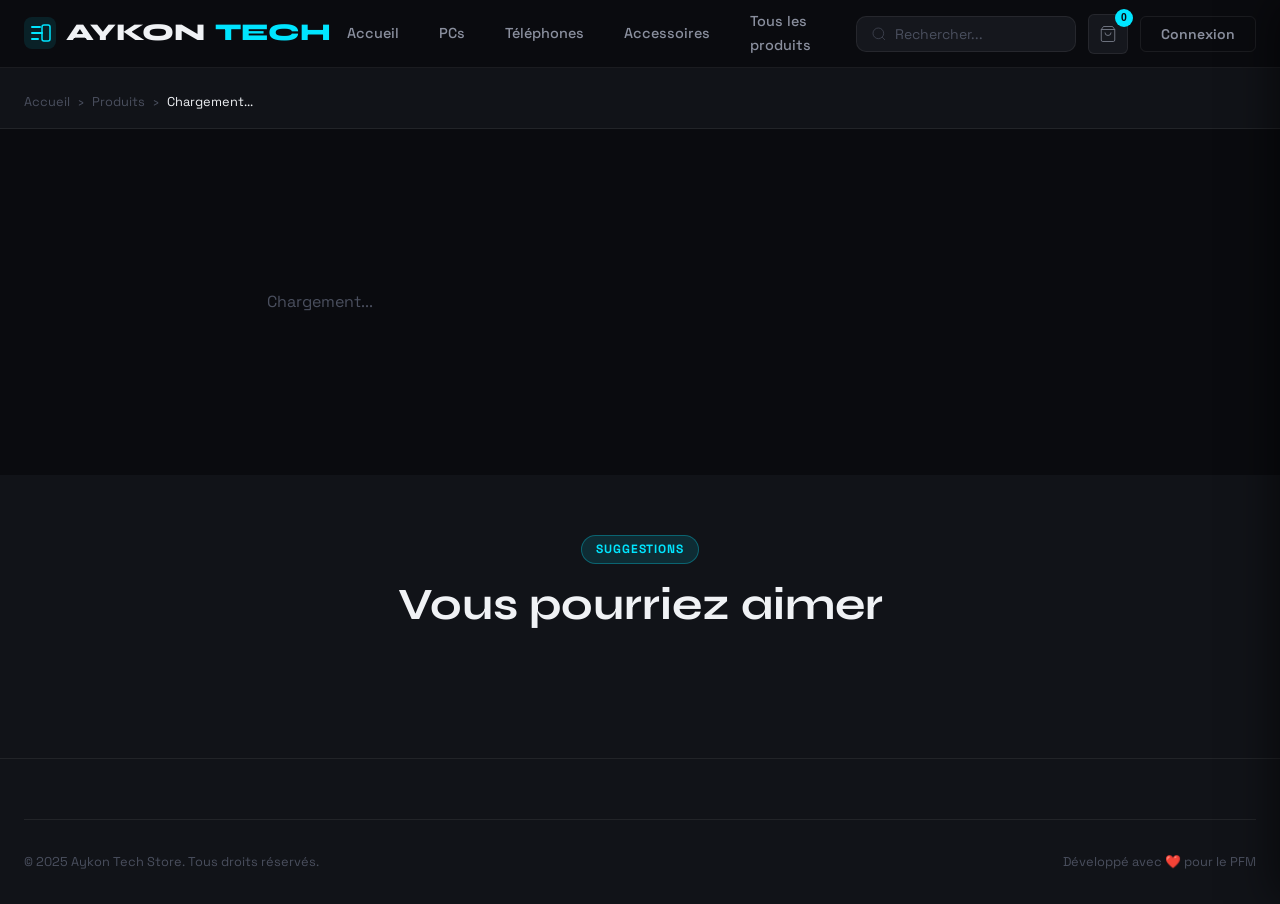
<file: frontend/product-detail.html>
<!DOCTYPE html>
<html lang="fr">
<head>
  <meta charset="UTF-8">
  <meta name="viewport" content="width=device-width, initial-scale=1.0">
  <title>Produit — Aykon Tech Store</title>
  <link rel="stylesheet" href="css/main.css">
  <link rel="stylesheet" href="css/components.css">
</head>
<body>

  <nav class="navbar">
    <div class="container">
      <a href="index.html" class="nav-logo">
        <svg viewBox="0 0 32 32" fill="none"><rect width="32" height="32" rx="8" fill="rgba(0,229,255,0.1)"/><path d="M8 10h8M8 16h10M8 22h6" stroke="#00e5ff" stroke-width="2" stroke-linecap="round"/><rect x="18" y="8" width="8" height="16" rx="2" fill="none" stroke="#00e5ff" stroke-width="1.5"/></svg>
        AYKON <span>TECH</span>
      </a>
      <div class="nav-links" id="navLinks">
        <a href="index.html">Accueil</a>
        <a href="Products.html?cat=pc">PCs</a>
        <a href="Products.html?cat=phones">Téléphones</a>
        <a href="Products.html?cat=accessories">Accessoires</a>
        <a href="Products.html">Tous les produits</a>
      </div>
      <div class="nav-actions">
        <div class="nav-search">
          <svg width="16" height="16" fill="none" stroke="currentColor" viewBox="0 0 24 24"><circle cx="11" cy="11" r="8"/><path d="m21 21-4.35-4.35"/></svg>
          <input type="text" id="searchInput" placeholder="Rechercher...">
        </div>
        <button class="cart-btn" id="cartToggle">
          <svg width="18" height="18" fill="none" stroke="currentColor" viewBox="0 0 24 24"><path d="M6 2 3 6v14a2 2 0 0 0 2 2h14a2 2 0 0 0 2-2V6l-3-4z"/><line x1="3" y1="6" x2="21" y2="6"/><path d="M16 10a4 4 0 0 1-8 0"/></svg>
          <span class="cart-count" id="cartCount">0</span>
        </button>
        <a href="login.html"><button class="btn-nav-auth btn-outline">Connexion</button></a>
        <div class="hamburger" id="hamburger" onclick="toggleMenu()"><span></span><span></span><span></span></div>
      </div>
    </div>
  </nav>

  <div class="overlay" id="overlay" onclick="closeCart()"></div>
  <aside class="cart-sidebar" id="cartSidebar">
    <div class="cart-header">
      <h3>🛒 Mon Panier</h3>
      <button onclick="closeCart()" style="background:none;border:none;color:var(--text-secondary);cursor:pointer;font-size:1.4rem;">✕</button>
    </div>
    <div class="cart-items" id="cartItems"></div>
    <div class="cart-footer">
      <div class="cart-total"><span>Total</span><span id="cartTotal">0 MAD</span></div>
      <button class="btn-checkout" onclick="window.location.href='checkout.html'">Valider la commande →</button>
    </div>
  </aside>

  <!-- BREADCRUMB -->
  <div style="padding-top:calc(var(--nav-height) + 24px); padding-bottom:16px; background:var(--bg-secondary); border-bottom:1px solid var(--border);">
    <div class="container">
      <div style="font-size:0.8rem; color:var(--text-muted); display:flex; gap:8px; align-items:center;">
        <a href="index.html" style="color:var(--text-muted); transition:var(--transition);" onmouseover="this.style.color='var(--accent)'" onmouseout="this.style.color='var(--text-muted)'">Accueil</a>
        <span>›</span>
        <a href="Products.html" style="color:var(--text-muted);" onmouseover="this.style.color='var(--accent)'" onmouseout="this.style.color='var(--text-muted)'">Produits</a>
        <span>›</span>
        <span id="breadcrumbName" style="color:var(--text-primary);">Chargement...</span>
      </div>
    </div>
  </div>

  <!-- PRODUCT DETAIL -->
  <section class="section">
    <div class="container">
      <div id="productDetail" style="display:grid; grid-template-columns:1fr 1fr; gap:48px; align-items:start;">
        <!-- Injected by JS -->
        <div style="text-align:center; padding:80px; color:var(--text-muted);">Chargement...</div>
      </div>
    </div>
  </section>

  <!-- RELATED PRODUCTS -->
  <section class="section" style="background:var(--bg-secondary); padding-top:60px;">
    <div class="container">
      <div class="section-header">
        <div class="section-tag">Suggestions</div>
        <h2>Vous pourriez aimer</h2>
      </div>
      <div id="relatedProducts" class="grid-4"></div>
    </div>
  </section>

  <footer>
    <div class="container">
      <div class="footer-bottom">
        <p>© 2025 Aykon Tech Store. Tous droits réservés.</p>
        <p>Développé avec ❤️ pour le PFM</p>
      </div>
    </div>
  </footer>

  <div class="toast-container" id="toastContainer"></div>

  <script src="js/main.js"></script>
  <script src="js/cart.js"></script>
  <script src="js/products.js"></script>
  <script>
  document.addEventListener('DOMContentLoaded', () => {
    const id = parseInt(getParam('id'));
    const product = MOCK_PRODUCTS.find(p => p.id === id);
    const container = document.getElementById('productDetail');

    if (!product) {
      container.innerHTML = '<div style="text-align:center;padding:80px;color:var(--text-muted);">Produit introuvable. <a href="Products.html" style="color:var(--accent);">Retour catalogue →</a></div>';
      return;
    }

    document.title = `${product.name} — Aykon Tech Store`;
    document.getElementById('breadcrumbName').textContent = product.name;

    const discount = product.oldPrice ? Math.round((1 - product.price / product.oldPrice) * 100) : null;
    const specs = {
      pc: [['Processeur','Intel Core i7 / AMD Ryzen 7'],['RAM','16 Go DDR5'],['Stockage','512 Go NVMe SSD'],['Écran','15.6" Full HD IPS'],['GPU','NVIDIA RTX 4060'],['OS','Windows 11 Pro']],
      phones: [['Écran','6.7" AMOLED 120Hz'],['Processeur','Snapdragon 8 Gen 3'],['RAM','12 Go'],['Stockage','256 Go'],['Batterie','5000 mAh'],['Caméra','200MP principal']],
      accessories: [['Connectivité','Bluetooth 5.3 / USB-C'],['Autonomie','30h'],['Poids','250g'],['Garantie','2 ans'],['Couleurs','Noir, Blanc, Argent'],['Compatibilité','Universel']]
    };
    const productSpecs = specs[product.category] || specs.accessories;

    container.innerHTML = `
      <!-- Image col -->
      <div>
        <div style="background:var(--bg-secondary);border:1px solid var(--border);border-radius:var(--radius-xl);aspect-ratio:1;display:flex;align-items:center;justify-content:center;font-size:8rem;margin-bottom:16px;position:relative;">
          ${product.emoji}
          ${product.badge ? `<div class="product-badge badge-${product.badge}" style="top:20px;left:20px;font-size:0.85rem;padding:6px 14px;">${product.badge === 'new' ? 'Nouveau' : product.badge === 'sale' ? '-'+discount+'%' : 'Hot'}</div>` : ''}
        </div>
        <div style="display:flex;gap:10px;">
          ${[product.emoji, product.emoji, product.emoji].map((e,i) => `
            <div style="flex:1;aspect-ratio:1;background:var(--bg-card);border:1px solid var(--border);border-radius:var(--radius-md);display:flex;align-items:center;justify-content:center;font-size:1.8rem;cursor:pointer;transition:var(--transition);opacity:${i===0?1:0.5};" onmouseover="this.style.borderColor='var(--border-accent)';this.style.opacity=1" onmouseout="this.style.borderColor='var(--border)';this.style.opacity=${i===0?1:0.5}">${e}</div>
          `).join('')}
        </div>
      </div>

      <!-- Info col -->
      <div>
        <div style="display:flex;align-items:center;gap:10px;margin-bottom:8px;">
          <span style="font-size:0.75rem;color:var(--accent);text-transform:uppercase;letter-spacing:0.08em;font-weight:600;">${product.brand}</span>
          <span style="font-size:0.72rem;color:var(--text-muted);">• ${product.category === 'pc' ? 'Ordinateurs PC' : product.category === 'phones' ? 'Téléphones' : 'Accessoires'}</span>
        </div>
        <h1 style="font-size:clamp(1.6rem,3vw,2.4rem);margin-bottom:16px;">${product.name}</h1>
        
        <div style="display:flex;align-items:center;gap:10px;margin-bottom:24px;">
          <span style="color:var(--amber);font-size:1.1rem;">${renderStars(product.rating)}</span>
          <span style="font-size:0.9rem;color:var(--text-secondary);">${product.rating}/5</span>
          <span style="color:var(--text-muted);">·</span>
          <span style="font-size:0.85rem;color:var(--text-muted);">${product.reviews} avis</span>
        </div>

        <div style="background:var(--bg-secondary);border:1px solid var(--border);border-radius:var(--radius-lg);padding:24px;margin-bottom:28px;">
          <div style="display:flex;align-items:baseline;gap:12px;margin-bottom:6px;">
            <span style="font-family:var(--font-display);font-size:2.2rem;font-weight:800;color:var(--text-primary);">${formatPrice(product.price)}</span>
            ${product.oldPrice ? `<span style="font-size:1rem;color:var(--text-muted);text-decoration:line-through;">${formatPrice(product.oldPrice)}</span>` : ''}
          </div>
          ${discount ? `<span style="font-size:0.85rem;color:var(--green);font-weight:600;">✅ Vous économisez ${formatPrice(product.oldPrice - product.price)} (${discount}%)</span>` : ''}
          <div style="margin-top:12px;font-size:0.8rem;color:${product.stock > 5 ? 'var(--green)' : product.stock > 0 ? 'var(--amber)' : 'var(--red)'};">
            ${product.stock > 5 ? '✅ En stock' : product.stock > 0 ? `⚠️ Plus que ${product.stock} en stock` : '❌ Rupture de stock'}
          </div>
        </div>

        <!-- Qty + Add to cart -->
        <div style="display:flex;align-items:center;gap:12px;margin-bottom:20px;" id="addToCartZone">
          <div style="display:flex;align-items:center;background:var(--bg-card);border:1px solid var(--border);border-radius:var(--radius-md);overflow:hidden;">
            <button onclick="changeQty(-1)" style="width:44px;height:48px;background:none;border:none;color:var(--text-primary);cursor:pointer;font-size:1.2rem;transition:var(--transition);" onmouseover="this.style.background='var(--bg-hover)'" onmouseout="this.style.background='none'">−</button>
            <span id="qtyDisplay" style="min-width:44px;text-align:center;font-weight:700;">1</span>
            <button onclick="changeQty(1)" style="width:44px;height:48px;background:none;border:none;color:var(--text-primary);cursor:pointer;font-size:1.2rem;transition:var(--transition);" onmouseover="this.style.background='var(--bg-hover)'" onmouseout="this.style.background='none'">+</button>
          </div>
          <button onclick="addProductToCart()" style="flex:1;padding:14px;background:var(--accent);border:none;border-radius:var(--radius-md);color:var(--bg-primary);font-family:var(--font-body);font-size:1rem;font-weight:700;cursor:pointer;transition:var(--transition);" onmouseover="this.style.background='#00c9e6'" onmouseout="this.style.background='var(--accent)'">
            🛒 Ajouter au panier
          </button>
          <button onclick="addWishlist(${product.id})" style="width:48px;height:48px;background:var(--bg-card);border:1px solid var(--border);border-radius:var(--radius-md);cursor:pointer;font-size:1.1rem;transition:var(--transition);" title="Ajouter aux favoris" onmouseover="this.style.borderColor='var(--red)'" onmouseout="this.style.borderColor='var(--border)'">♡</button>
        </div>

        <button onclick="window.location.href='checkout.html'" style="width:100%;padding:14px;background:var(--accent2-dim);border:1px solid rgba(124,58,237,0.3);border-radius:var(--radius-md);color:#a78bfa;font-family:var(--font-body);font-size:0.95rem;font-weight:700;cursor:pointer;transition:var(--transition);margin-bottom:28px;" onmouseover="this.style.background='rgba(124,58,237,0.25)'" onmouseout="this.style.background='var(--accent2-dim)'">
          ⚡ Acheter maintenant
        </button>

        <!-- Specs -->
        <div style="background:var(--bg-card);border:1px solid var(--border);border-radius:var(--radius-lg);padding:20px;">
          <div style="font-size:0.8rem;text-transform:uppercase;letter-spacing:0.08em;color:var(--text-muted);font-weight:700;margin-bottom:16px;">Caractéristiques</div>
          <div style="display:grid;grid-template-columns:1fr 1fr;gap:0;">
            ${productSpecs.map(([k,v], i) => `
              <div style="padding:10px 0;border-bottom:1px solid rgba(255,255,255,0.04);${i >= productSpecs.length-2 ? 'border-bottom:none;' : ''}">
                <div style="font-size:0.72rem;color:var(--text-muted);text-transform:uppercase;letter-spacing:0.05em;margin-bottom:3px;">${k}</div>
                <div style="font-size:0.85rem;color:var(--text-primary);font-weight:500;">${v}</div>
              </div>
            `).join('')}
          </div>
        </div>
      </div>
    `;

    // Related products
    const related = MOCK_PRODUCTS.filter(p => p.category === product.category && p.id !== product.id).slice(0, 4);
    document.getElementById('relatedProducts').innerHTML = related.map(renderProductCard).join('');
  });

  let qty = 1;
  function changeQty(delta) {
    qty = Math.max(1, qty + delta);
    document.getElementById('qtyDisplay').textContent = qty;
  }
  function addProductToCart() {
    const id = parseInt(getParam('id'));
    const product = MOCK_PRODUCTS.find(p => p.id === id);
    if (!product) return;
    for (let i = 0; i < qty; i++) addToCart(product);
  }
  </script>
</body>
</html>
</file>
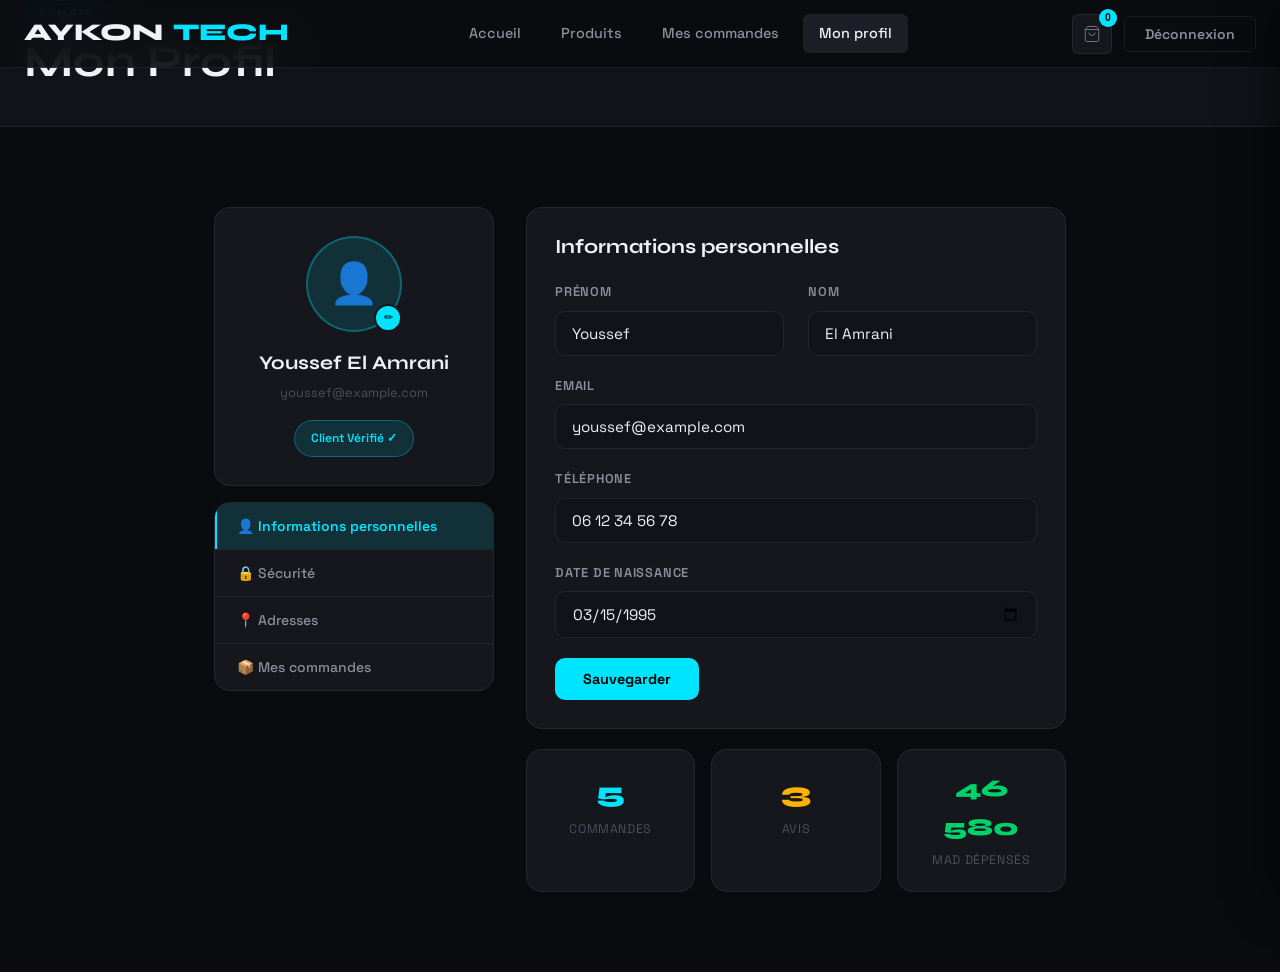
<file: frontend/profile.html>
<!DOCTYPE html>
<html lang="fr">
<head>
  <meta charset="UTF-8">
  <meta name="viewport" content="width=device-width, initial-scale=1.0">
  <title>Mon Profil — Aykon Tech Store</title>
  <link rel="stylesheet" href="css/main.css">
  <link rel="stylesheet" href="css/components.css">
</head>
<body>
  <nav class="navbar">
    <div class="container">
      <a href="index.html" class="nav-logo">AYKON <span>TECH</span></a>
      <div class="nav-links" id="navLinks">
        <a href="index.html">Accueil</a>
        <a href="Products.html">Produits</a>
        <a href="orders.html">Mes commandes</a>
        <a href="profile.html" class="active">Mon profil</a>
      </div>
      <div class="nav-actions">
        <button class="cart-btn" id="cartToggle">
          <svg width="18" height="18" fill="none" stroke="currentColor" viewBox="0 0 24 24"><path d="M6 2 3 6v14a2 2 0 0 0 2 2h14a2 2 0 0 0 2-2V6l-3-4z"/><line x1="3" y1="6" x2="21" y2="6"/><path d="M16 10a4 4 0 0 1-8 0"/></svg>
          <span class="cart-count" id="cartCount">0</span>
        </button>
        <button class="btn-nav-auth btn-outline" onclick="logout1()">Déconnexion</button>
      </div>
    </div>
  </nav>

  <div class="overlay" id="overlay" onclick="closeCart()"></div>
  <aside class="cart-sidebar" id="cartSidebar">
    <div class="cart-header"><h3>🛒 Mon Panier</h3><button onclick="closeCart()" style="background:none;border:none;color:var(--text-secondary);cursor:pointer;font-size:1.4rem;">✕</button></div>
    <div class="cart-items" id="cartItems"></div>
    <div class="cart-footer"><div class="cart-total"><span>Total</span><span id="cartTotal">0 MAD</span></div><button class="btn-checkout" onclick="window.location.href='checkout.html'">Valider →</button></div>
  </aside>

  <div style="padding-top:calc(var(--nav-height)+40px);padding-bottom:40px;background:var(--bg-secondary);border-bottom:1px solid var(--border);">
    <div class="container">
      <div class="section-tag mb-8">Compte</div>
      <h2>Mon Profil</h2>
    </div>
  </div>

  <section class="section">
    <div class="container" style="max-width:900px;">
      <div style="display:grid;grid-template-columns:280px 1fr;gap:32px;align-items:start;">

        <!-- Sidebar -->
        <div>
          <div style="background:var(--bg-card);border:1px solid var(--border);border-radius:var(--radius-lg);padding:28px;text-align:center;margin-bottom:16px;">
            <div class="profile-avatar-wrap">
              <div class="profile-avatar">👤</div>
              <div class="profile-avatar-edit" title="Changer la photo">✏</div>
            </div>
            <div style="font-family:var(--font-display);font-size:1.2rem;font-weight:700;" id="profileName">Youssef El Amrani</div>
            <div style="font-size:0.8rem;color:var(--text-muted);margin-top:4px;" id="profileEmail">youssef@example.com</div>
            <div style="margin-top:16px;padding:8px 16px;background:var(--accent-dim);border:1px solid var(--border-accent);border-radius:100px;font-size:0.75rem;font-weight:600;color:var(--accent);display:inline-block;">
              Client Vérifié ✓
            </div>
          </div>

          <!-- Nav tabs -->
          <div style="background:var(--bg-card);border:1px solid var(--border);border-radius:var(--radius-lg);overflow:hidden;">
            <button onclick="showTab('info',this)" class="profile-tab" style="width:100%;padding:14px 20px;background:var(--accent-dim);border:none;border-left:2px solid var(--accent);color:var(--accent);font-family:var(--font-body);font-size:0.875rem;font-weight:600;cursor:pointer;text-align:left;display:flex;align-items:center;gap:10px;">
              👤 Informations personnelles
            </button>
            <button onclick="showTab('security',this)" class="profile-tab" style="width:100%;padding:14px 20px;background:none;border:none;border-left:2px solid transparent;color:var(--text-secondary);font-family:var(--font-body);font-size:0.875rem;font-weight:500;cursor:pointer;text-align:left;display:flex;align-items:center;gap:10px;border-top:1px solid var(--border);">
              🔒 Sécurité
            </button>
            <button onclick="showTab('addresses',this)" class="profile-tab" style="width:100%;padding:14px 20px;background:none;border:none;border-left:2px solid transparent;color:var(--text-secondary);font-family:var(--font-body);font-size:0.875rem;font-weight:500;cursor:pointer;text-align:left;display:flex;align-items:center;gap:10px;border-top:1px solid var(--border);">
              📍 Adresses
            </button>
            <button onclick="showTab('orders',this)" class="profile-tab" style="width:100%;padding:14px 20px;background:none;border:none;border-left:2px solid transparent;color:var(--text-secondary);font-family:var(--font-body);font-size:0.875rem;font-weight:500;cursor:pointer;text-align:left;display:flex;align-items:center;gap:10px;border-top:1px solid var(--border);">
              📦 Mes commandes
            </button>
          </div>
        </div>

        <!-- Content -->
        <div>
          <!-- Tab: Info -->
          <div id="tab-info" class="profile-panel">
            <div style="background:var(--bg-card);border:1px solid var(--border);border-radius:var(--radius-lg);padding:28px;">
              <h3 style="margin-bottom:24px;">Informations personnelles</h3>
              <div class="grid-2">
                <div class="form-group">
                  <label class="form-label">Prénom</label>
                  <input type="text" class="form-input" value="Youssef" id="editFirstName">
                </div>
                <div class="form-group">
                  <label class="form-label">Nom</label>
                  <input type="text" class="form-input" value="El Amrani" id="editLastName">
                </div>
              </div>
              <div class="form-group">
                <label class="form-label">Email</label>
                <input type="email" class="form-input" value="youssef@example.com" id="editEmail">
              </div>
              <div class="form-group">
                <label class="form-label">Téléphone</label>
                <input type="tel" class="form-input" value="06 12 34 56 78" id="editPhone">
              </div>
              <div class="form-group">
                <label class="form-label">Date de naissance</label>
                <input type="date" class="form-input" value="1995-03-15">
              </div>
              <button onclick="saveInfo()" style="padding:12px 28px;background:var(--accent);border:none;border-radius:var(--radius-md);color:var(--bg-primary);font-family:var(--font-body);font-size:0.9rem;font-weight:700;cursor:pointer;" onmouseover="this.style.background='#00c9e6'" onmouseout="this.style.background='var(--accent)'">
                Sauvegarder
              </button>
            </div>

            <!-- Stats -->
            <div style="display:grid;grid-template-columns:repeat(3,1fr);gap:16px;margin-top:20px;">
              <div style="background:var(--bg-card);border:1px solid var(--border);border-radius:var(--radius-lg);padding:20px;text-align:center;">
                <div style="font-family:var(--font-display);font-size:1.8rem;font-weight:800;color:var(--accent);">5</div>
                <div style="font-size:0.78rem;color:var(--text-muted);text-transform:uppercase;letter-spacing:0.05em;margin-top:4px;">Commandes</div>
              </div>
              <div style="background:var(--bg-card);border:1px solid var(--border);border-radius:var(--radius-lg);padding:20px;text-align:center;">
                <div style="font-family:var(--font-display);font-size:1.8rem;font-weight:800;color:var(--amber);">3</div>
                <div style="font-size:0.78rem;color:var(--text-muted);text-transform:uppercase;letter-spacing:0.05em;margin-top:4px;">Avis</div>
              </div>
              <div style="background:var(--bg-card);border:1px solid var(--border);border-radius:var(--radius-lg);padding:20px;text-align:center;">
                <div style="font-family:var(--font-display);font-size:1.5rem;font-weight:800;color:var(--green);">46 580</div>
                <div style="font-size:0.78rem;color:var(--text-muted);text-transform:uppercase;letter-spacing:0.05em;margin-top:4px;">MAD dépensés</div>
              </div>
            </div>
          </div>

          <!-- Tab: Security -->
          <div id="tab-security" class="profile-panel" style="display:none;">
            <div style="background:var(--bg-card);border:1px solid var(--border);border-radius:var(--radius-lg);padding:28px;">
              <h3 style="margin-bottom:24px;">Modifier le mot de passe</h3>
              <div class="form-group">
                <label class="form-label">Mot de passe actuel</label>
                <input type="password" class="form-input" placeholder="••••••••">
              </div>
              <div class="form-group">
                <label class="form-label">Nouveau mot de passe</label>
                <input type="password" class="form-input" placeholder="Minimum 8 caractères" minlength="8">
              </div>
              <div class="form-group">
                <label class="form-label">Confirmer le nouveau mot de passe</label>
                <input type="password" class="form-input" placeholder="Répéter le nouveau mot de passe">
              </div>
              <button onclick="showToast('Mot de passe modifié !','success')" style="padding:12px 28px;background:var(--accent);border:none;border-radius:var(--radius-md);color:var(--bg-primary);font-family:var(--font-body);font-size:0.9rem;font-weight:700;cursor:pointer;">
                Mettre à jour
              </button>
            </div>
          </div>

          <!-- Tab: Addresses -->
          <div id="tab-addresses" class="profile-panel" style="display:none;">
            <div style="display:flex;flex-direction:column;gap:16px;">
              <div style="background:var(--bg-card);border:2px solid var(--accent);border-radius:var(--radius-lg);padding:24px;position:relative;">
                <div style="position:absolute;top:14px;right:14px;background:var(--accent-dim);border:1px solid var(--border-accent);border-radius:100px;padding:3px 10px;font-size:0.72rem;color:var(--accent);font-weight:700;">Par défaut</div>
                <div style="font-weight:700;margin-bottom:6px;">Domicile</div>
                <div style="font-size:0.875rem;color:var(--text-secondary);">123 Boulevard Mohammed V<br>Casablanca, 20000<br>Maroc</div>
                <div style="display:flex;gap:8px;margin-top:16px;">
                  <button onclick="showToast('Adresse modifiée','info')" style="padding:7px 14px;background:var(--bg-secondary);border:1px solid var(--border);border-radius:var(--radius-sm);color:var(--text-secondary);cursor:pointer;font-family:var(--font-body);font-size:0.8rem;">Modifier</button>
                </div>
              </div>
              <div style="background:var(--bg-card);border:1px solid var(--border);border-radius:var(--radius-lg);padding:24px;">
                <div style="font-weight:700;margin-bottom:6px;">Bureau</div>
                <div style="font-size:0.875rem;color:var(--text-secondary);">45 Rue Allal Ben Abdellah<br>Rabat, 10000<br>Maroc</div>
                <div style="display:flex;gap:8px;margin-top:16px;">
                  <button onclick="showToast('Adresse modifiée','info')" style="padding:7px 14px;background:var(--bg-secondary);border:1px solid var(--border);border-radius:var(--radius-sm);color:var(--text-secondary);cursor:pointer;font-family:var(--font-body);font-size:0.8rem;">Modifier</button>
                  <button onclick="showToast('Adresse supprimée','error')" style="padding:7px 14px;background:rgba(255,68,68,0.08);border:1px solid rgba(255,68,68,0.2);border-radius:var(--radius-sm);color:var(--red);cursor:pointer;font-family:var(--font-body);font-size:0.8rem;">Supprimer</button>
                </div>
              </div>
              <button onclick="showToast('Fonctionnalité bientôt disponible','info')" style="padding:14px;background:var(--bg-card);border:2px dashed var(--border);border-radius:var(--radius-lg);color:var(--text-muted);cursor:pointer;font-family:var(--font-body);font-size:0.875rem;transition:var(--transition);" onmouseover="this.style.borderColor='var(--border-accent)';this.style.color='var(--accent)'" onmouseout="this.style.borderColor='var(--border)';this.style.color='var(--text-muted)'">
                + Ajouter une adresse
              </button>
            </div>
          </div>

          <!-- Tab: Orders -->
          <div id="tab-orders" class="profile-panel" style="display:none;">
            <div style="background:var(--bg-card);border:1px solid var(--border);border-radius:var(--radius-lg);padding:28px;text-align:center;">
              <div style="font-size:3rem;margin-bottom:16px;">📦</div>
              <h3 style="margin-bottom:8px;">Voir toutes mes commandes</h3>
              <p style="margin-bottom:24px;">Consultez l'historique complet de vos commandes et leur statut.</p>
              <a href="orders.html" class="btn-hero primary" style="display:inline-flex;">Voir mes commandes →</a>
            </div>
          </div>
        </div>
      </div>
    </div>
  </section>

  <div class="toast-container" id="toastContainer"></div>
  <script src="js/main.js"></script>
  <script src="js/cart.js"></script>
  <script>
  function showTab(tab, btn) {
    document.querySelectorAll('.profile-panel').forEach(p => p.style.display='none');
    document.getElementById('tab-'+tab).style.display='block';
    document.querySelectorAll('.profile-tab').forEach(t => {
      t.style.background='none'; t.style.color='var(--text-secondary)'; t.style.borderLeftColor='transparent';
    });
    btn.style.background='var(--accent-dim)'; btn.style.color='var(--accent)'; btn.style.borderLeftColor='var(--accent)';
  }

  function saveInfo() {
    const first = document.getElementById('editFirstName').value;
    const last = document.getElementById('editLastName').value;
    document.getElementById('profileName').textContent = first + ' ' + last;
    document.getElementById('profileEmail').textContent = document.getElementById('editEmail').value;
    showToast('Profil mis à jour !', 'success');
  }

  document.addEventListener('DOMContentLoaded', () => {
    const user = JSON.parse(localStorage.getItem('user') || '{}');
    if (user.name) document.getElementById('profileName').textContent = user.name;
    if (user.email) document.getElementById('profileEmail').textContent = user.email;
  });
  </script>
</body>
</html>
</file>
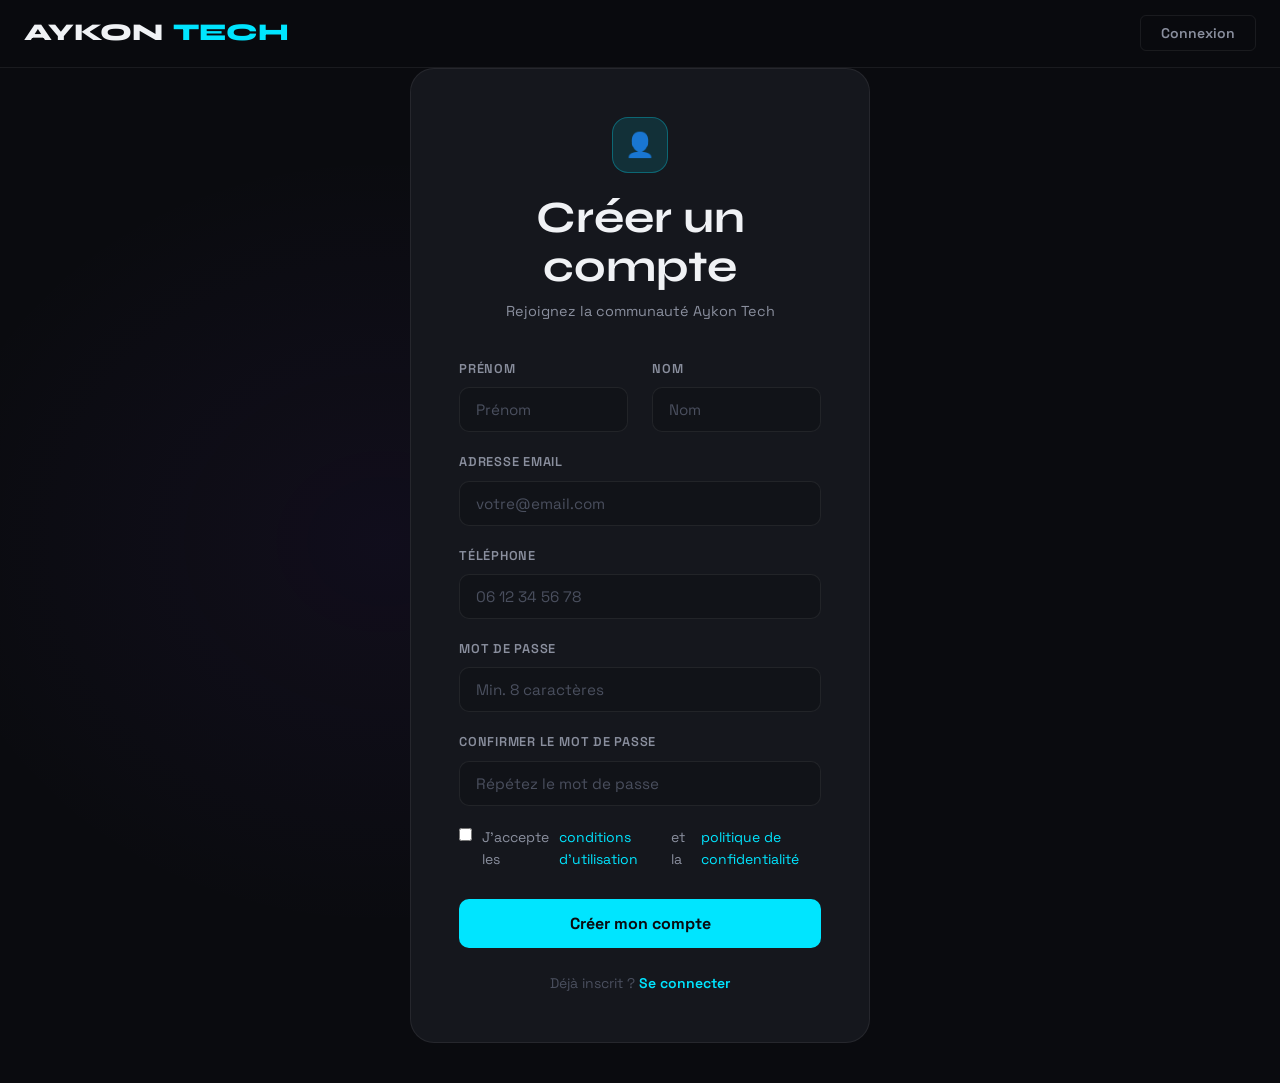
<file: frontend/Register.html>
<!DOCTYPE html>
<html lang="fr">
<head>
  <meta charset="UTF-8">
  <meta name="viewport" content="width=device-width, initial-scale=1.0">
  <title>S'inscrire — Aykon Tech Store</title>
  <link rel="stylesheet" href="css/main.css">
</head>
<body>
  <nav class="navbar">
    <div class="container">
      <a href="index.html" class="nav-logo">AYKON <span>TECH</span></a>
      <div class="nav-actions">
        <a href="login.html"><button class="btn-nav-auth btn-outline">Connexion</button></a>
      </div>
    </div>
  </nav>

  <div class="auth-page">
    <div class="auth-card">
      <div style="text-align:center;margin-bottom:32px;">
        <div style="width:56px;height:56px;background:var(--accent-dim);border:1px solid var(--border-accent);border-radius:var(--radius-lg);display:flex;align-items:center;justify-content:center;margin:0 auto 20px;font-size:1.5rem;">👤</div>
        <h2>Créer un compte</h2>
        <p class="subtitle">Rejoignez la communauté Aykon Tech</p>
      </div>

      <form id="registerForm" onsubmit="handleRegister(event)">
        <div class="grid-2">
          <div class="form-group">
            <label class="form-label" for="firstName">Prénom</label>
            <input type="text" id="firstName" name="firstName" class="form-input" placeholder="Prénom" required>
          </div>
          <div class="form-group">
            <label class="form-label" for="lastName">Nom</label>
            <input type="text" id="lastName" name="lastName" class="form-input" placeholder="Nom" required>
          </div>
        </div>
        <div class="form-group">
          <label class="form-label" for="email">Adresse email</label>
          <input type="email" id="email" name="email" class="form-input" placeholder="votre@email.com" required>
        </div>
        <div class="form-group">
          <label class="form-label" for="phone">Téléphone</label>
          <input type="tel" id="phone" name="phone" class="form-input" placeholder="06 12 34 56 78">
        </div>
        <div class="form-group">
          <label class="form-label" for="password">Mot de passe</label>
          <input type="password" id="password" name="password" class="form-input" placeholder="Min. 8 caractères" minlength="8" required>
        </div>
        <div class="form-group">
          <label class="form-label" for="confirmPassword">Confirmer le mot de passe</label>
          <input type="password" id="confirmPassword" name="confirmPassword" class="form-input" placeholder="Répétez le mot de passe" required>
        </div>
        <div style="margin-bottom:20px;">
          <label style="display:flex;align-items:flex-start;gap:10px;font-size:0.875rem;cursor:pointer;color:var(--text-secondary);">
            <input type="checkbox" id="terms" style="accent-color:var(--accent);margin-top:2px;" required>
            J'accepte les <a href="#" style="color:var(--accent);">conditions d'utilisation</a> et la <a href="#" style="color:var(--accent);">politique de confidentialité</a>
          </label>
        </div>
        <div id="registerError" style="display:none;background:rgba(255,68,68,0.1);border:1px solid rgba(255,68,68,0.3);border-radius:var(--radius-sm);padding:12px;font-size:0.875rem;color:#ff4444;margin-bottom:16px;"></div>
        <button type="submit" class="btn-submit">Créer mon compte</button>
      </form>

      <div style="text-align:center;margin-top:24px;font-size:0.875rem;color:var(--text-muted);">
        Déjà inscrit ? <a href="login.html" style="color:var(--accent);font-weight:600;">Se connecter</a>
      </div>
    </div>
  </div>

  <div class="toast-container" id="toastContainer"></div>
  <script src="js/main.js"></script>
  <script src="js/auth.js"></script>
</body>
</html>
</file>
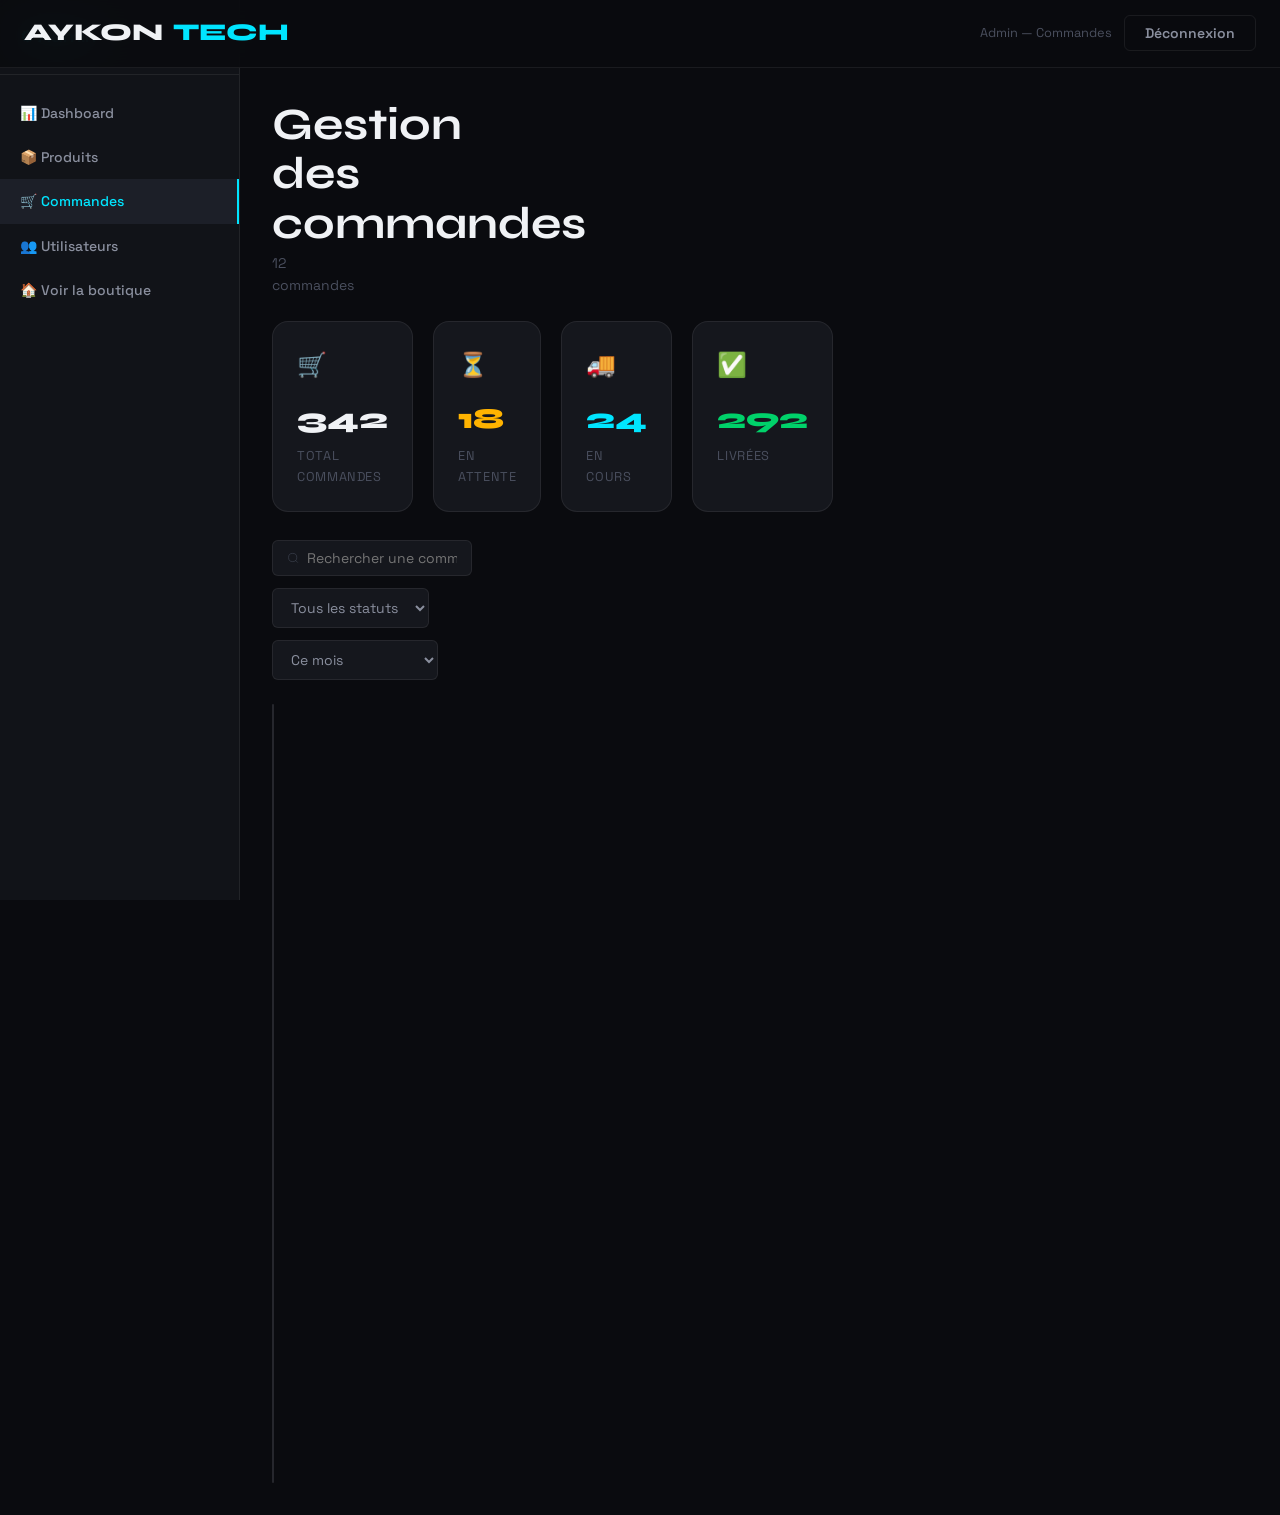
<file: frontend/pages/admin/orders-admin.html>
<!DOCTYPE html>
<html lang="fr">
<head>
  <meta charset="UTF-8">
  <meta name="viewport" content="width=device-width, initial-scale=1.0">
  <title>Commandes — Admin</title>
  <link rel="stylesheet" href="../../css/main.css">
  <link rel="stylesheet" href="../../css/admin.css">
</head>
<body>
  <nav class="navbar">
    <div class="container">
      <a href="../../index.html" class="nav-logo">AYKON <span>TECH</span></a>
      <div class="nav-actions">
        <span style="font-size:0.8rem;color:var(--text-muted);">Admin — Commandes</span>
        <button class="btn-nav-auth btn-outline" onclick="logout()">Déconnexion</button>
      </div>
    </div>
  </nav>

  <div class="admin-layout">
    <aside class="admin-sidebar">
      <div class="logo"><span style="font-family:var(--font-display);font-weight:700;color:var(--accent);">⚙ Admin</span></div>
      <a href="dashboard.html" class="admin-nav-link">📊 Dashboard</a>
      <a href="products-admin.html" class="admin-nav-link">📦 Produits</a>
      <a href="orders-admin.html" class="admin-nav-link active">🛒 Commandes</a>
      <a href="users-admin.html" class="admin-nav-link">👥 Utilisateurs</a>
      <a href="../../index.html" class="admin-nav-link" style="margin-top:auto;">🏠 Voir la boutique</a>
    </aside>

    <main class="admin-main">
      <div style="margin-bottom:24px;">
        <h2 style="margin-bottom:4px;">Gestion des commandes</h2>
        <p style="color:var(--text-muted);font-size:0.875rem;" id="ordersCount">Chargement...</p>
      </div>

      <!-- Stat cards -->
      <div class="stats-grid" style="margin-bottom:28px;">
        <div class="stat-card">
          <div class="stat-icon">🛒</div>
          <div class="stat-val">342</div>
          <div class="stat-lbl">Total commandes</div>
        </div>
        <div class="stat-card">
          <div class="stat-icon">⏳</div>
          <div class="stat-val" style="color:var(--amber);">18</div>
          <div class="stat-lbl">En attente</div>
        </div>
        <div class="stat-card">
          <div class="stat-icon">🚚</div>
          <div class="stat-val" style="color:var(--accent);">24</div>
          <div class="stat-lbl">En cours</div>
        </div>
        <div class="stat-card">
          <div class="stat-icon">✅</div>
          <div class="stat-val" style="color:var(--green);">292</div>
          <div class="stat-lbl">Livrées</div>
        </div>
      </div>

      <!-- Filters -->
      <div class="admin-filter-bar">
        <div class="admin-search">
          <svg width="14" height="14" fill="none" stroke="currentColor" viewBox="0 0 24 24" style="color:var(--text-muted)"><circle cx="11" cy="11" r="8"/><path d="m21 21-4.35-4.35"/></svg>
          <input type="text" placeholder="Rechercher une commande, un client..." oninput="filterTable(this.value)" id="searchOrder">
        </div>
        <select class="admin-select" onchange="filterByStatus(this.value)" id="statusFilter">
          <option value="">Tous les statuts</option>
          <option value="en attente">En attente</option>
          <option value="en cours">En cours</option>
          <option value="livré">Livré</option>
          <option value="annulé">Annulé</option>
        </select>
        <select class="admin-select">
          <option>Ce mois</option>
          <option>Semaine dernière</option>
          <option>Mois dernier</option>
          <option>Toute l'année</option>
        </select>
      </div>

      <!-- Table -->
      <div style="background:var(--bg-card);border:1px solid var(--border);border-radius:var(--radius-lg);overflow:hidden;">
        <div class="table-wrap">
          <table>
            <thead>
              <tr>
                <th>Commande</th>
                <th>Client</th>
                <th>Date</th>
                <th>Articles</th>
                <th>Montant</th>
                <th>Statut</th>
                <th>Actions</th>
              </tr>
            </thead>
            <tbody id="ordersTableAdmin"></tbody>
          </table>
        </div>
        <div class="admin-pagination" style="padding:16px 20px;">
          <span id="paginationInfo">—</span>
          <div style="display:flex;gap:6px;" id="paginationBtns"></div>
        </div>
      </div>
    </main>
  </div>

  <!-- Order detail modal -->
  <div class="modal-bg" id="orderModal">
    <div class="modal">
      <div style="display:flex;justify-content:space-between;align-items:center;margin-bottom:20px;">
        <h3 id="modalTitle">Détails commande</h3>
        <button onclick="document.getElementById('orderModal').classList.remove('open')" style="background:none;border:none;color:var(--text-muted);cursor:pointer;font-size:1.4rem;">✕</button>
      </div>
      <div id="modalBody"></div>
    </div>
  </div>

  <div class="toast-container" id="toastContainer"></div>
  <script src="../../js/main.js"></script>
  <script>
  const ORDERS = [
    {id:'#1042',client:'Youssef El Amrani',email:'youssef@test.ma',date:'24/05/2025',items:3,amount:21300,status:'livré'},
    {id:'#1041',client:'Fatima Zahra M.',email:'fzm@test.ma',date:'23/05/2025',items:1,amount:2800,status:'livré'},
    {id:'#1040',client:'Karim Benali',email:'karim@test.ma',date:'22/05/2025',items:2,amount:14500,status:'en cours'},
    {id:'#1039',client:'Sara Idrissi',email:'sara@test.ma',date:'21/05/2025',items:1,amount:890,status:'livré'},
    {id:'#1038',client:'Omar Tahiri',email:'omar@test.ma',date:'20/05/2025',items:1,amount:5400,status:'annulé'},
    {id:'#1037',client:'Aicha Bensalah',email:'aicha@test.ma',date:'19/05/2025',items:2,amount:3690,status:'en cours'},
    {id:'#1036',client:'Hassan Oumri',email:'hassan@test.ma',date:'18/05/2025',items:4,amount:46800,status:'livré'},
    {id:'#1035',client:'Nadia Chraibi',email:'nadia@test.ma',date:'17/05/2025',items:1,amount:640,status:'livré'},
    {id:'#1034',client:'Mehdi Alaoui',email:'mehdi@test.ma',date:'16/05/2025',items:2,amount:18100,status:'en attente'},
    {id:'#1033',client:'Leila Fassi',email:'leila@test.ma',date:'15/05/2025',items:1,amount:12900,status:'en cours'},
    {id:'#1032',client:'Adil Zaki',email:'adil@test.ma',date:'14/05/2025',items:3,amount:8230,status:'livré'},
    {id:'#1031',client:'Rim El Ouafi',email:'rim@test.ma',date:'13/05/2025',items:1,amount:14500,status:'en attente'},
  ];

  const statusCfg = {
    'livré':      {color:'var(--green)',  bg:'rgba(0,210,106,0.1)', border:'rgba(0,210,106,0.25)'},
    'en cours':   {color:'var(--amber)',  bg:'rgba(255,179,0,0.1)', border:'rgba(255,179,0,0.25)'},
    'en attente': {color:'var(--text-muted)', bg:'rgba(138,143,158,0.1)', border:'rgba(138,143,158,0.2)'},
    'annulé':     {color:'var(--red)',    bg:'rgba(255,68,68,0.1)', border:'rgba(255,68,68,0.25)'},
  };

  let filteredOrders = [...ORDERS];
  let currentPage = 1;
  const PER_PAGE = 8;

  function renderTable() {
    const tbody = document.getElementById('ordersTableAdmin');
    const start = (currentPage-1)*PER_PAGE;
    const page = filteredOrders.slice(start, start+PER_PAGE);
    document.getElementById('ordersCount').textContent = `${filteredOrders.length} commande${filteredOrders.length>1?'s':''}`;
    document.getElementById('paginationInfo').textContent = `${start+1}–${Math.min(start+PER_PAGE,filteredOrders.length)} sur ${filteredOrders.length}`;

    const total = Math.ceil(filteredOrders.length/PER_PAGE);
    document.getElementById('paginationBtns').innerHTML = Array.from({length:total},(_,i)=>`
      <button onclick="goPage(${i+1})" style="width:32px;height:32px;border-radius:var(--radius-sm);border:1px solid ${i+1===currentPage?'var(--accent)':'var(--border)'};background:${i+1===currentPage?'var(--accent)':'var(--bg-card)'};color:${i+1===currentPage?'var(--bg-primary)':'var(--text-secondary)'};cursor:pointer;font-family:var(--font-body);font-size:0.8rem;">${i+1}</button>
    `).join('');

    tbody.innerHTML = page.map(o => {
      const st = statusCfg[o.status] || statusCfg['en attente'];
      return `
        <tr>
          <td style="font-weight:700;color:var(--text-primary);">${o.id}</td>
          <td>
            <div style="display:flex;align-items:center;gap:10px;">
              <div class="user-avatar">${o.client.charAt(0)}</div>
              <div>
                <div style="font-size:0.875rem;color:var(--text-primary);font-weight:500;">${o.client}</div>
                <div style="font-size:0.72rem;color:var(--text-muted);">${o.email}</div>
              </div>
            </div>
          </td>
          <td>${o.date}</td>
          <td>${o.items} article${o.items>1?'s':''}</td>
          <td style="font-weight:700;color:var(--text-primary);">${formatPrice(o.amount)}</td>
          <td>
            <span style="padding:3px 10px;border-radius:100px;font-size:0.72rem;font-weight:700;text-transform:uppercase;background:${st.bg};color:${st.color};border:1px solid ${st.border};">${o.status}</span>
          </td>
          <td>
            <div style="display:flex;gap:6px;">
              <button onclick="showDetail('${o.id}')" class="btn-tbl-edit">Détails</button>
              <select onchange="updateStatus('${o.id}',this.value)" style="background:var(--bg-hover);border:1px solid var(--border);border-radius:var(--radius-sm);color:var(--text-secondary);padding:4px 8px;font-size:0.72rem;cursor:pointer;font-family:var(--font-body);">
                <option value="">Changer statut</option>
                <option value="en attente">En attente</option>
                <option value="en cours">En cours</option>
                <option value="livré">Livré</option>
                <option value="annulé">Annulé</option>
              </select>
            </div>
          </td>
        </tr>
      `;
    }).join('');
  }

  function goPage(n) { currentPage=n; renderTable(); }

  function filterTable(q) {
    const status = document.getElementById('statusFilter').value;
    filteredOrders = ORDERS.filter(o => {
      const matchQ = !q || o.id.includes(q) || o.client.toLowerCase().includes(q.toLowerCase());
      const matchS = !status || o.status === status;
      return matchQ && matchS;
    });
    currentPage = 1;
    renderTable();
  }

  function filterByStatus(s) {
    const q = document.getElementById('searchOrder').value;
    filteredOrders = ORDERS.filter(o => {
      const matchQ = !q || o.id.includes(q) || o.client.toLowerCase().includes(q.toLowerCase());
      const matchS = !s || o.status === s;
      return matchQ && matchS;
    });
    currentPage = 1;
    renderTable();
  }

  function showDetail(id) {
    const o = ORDERS.find(x=>x.id===id);
    if (!o) return;
    document.getElementById('modalTitle').textContent = `Commande ${o.id}`;
    const st = statusCfg[o.status];
    document.getElementById('modalBody').innerHTML = `
      <div style="display:grid;grid-template-columns:1fr 1fr;gap:16px;margin-bottom:20px;">
        <div style="background:var(--bg-secondary);border:1px solid var(--border);border-radius:var(--radius-md);padding:16px;">
          <div style="font-size:0.72rem;color:var(--text-muted);text-transform:uppercase;font-weight:600;margin-bottom:8px;">Client</div>
          <div style="font-weight:600;">${o.client}</div>
          <div style="font-size:0.8rem;color:var(--text-muted);">${o.email}</div>
        </div>
        <div style="background:var(--bg-secondary);border:1px solid var(--border);border-radius:var(--radius-md);padding:16px;">
          <div style="font-size:0.72rem;color:var(--text-muted);text-transform:uppercase;font-weight:600;margin-bottom:8px;">Résumé</div>
          <div>${o.items} article${o.items>1?'s':''}</div>
          <div style="font-family:var(--font-display);font-weight:700;color:var(--accent);">${formatPrice(o.amount)}</div>
        </div>
      </div>
      <div style="background:var(--bg-secondary);border:1px solid var(--border);border-radius:var(--radius-md);padding:16px;margin-bottom:16px;">
        <div style="display:flex;justify-content:space-between;align-items:center;">
          <div>
            <div style="font-size:0.72rem;color:var(--text-muted);text-transform:uppercase;font-weight:600;margin-bottom:4px;">Statut actuel</div>
            <span style="padding:4px 12px;border-radius:100px;font-size:0.8rem;font-weight:700;background:${st.bg};color:${st.color};border:1px solid ${st.border};">${o.status}</span>
          </div>
          <div style="font-size:0.8rem;color:var(--text-muted);">Date : ${o.date}</div>
        </div>
      </div>
      <div style="display:flex;gap:10px;">
        <button onclick="updateStatus('${o.id}','livré');document.getElementById('orderModal').classList.remove('open');" style="flex:1;padding:10px;background:rgba(0,210,106,0.1);border:1px solid rgba(0,210,106,0.3);border-radius:var(--radius-sm);color:var(--green);cursor:pointer;font-family:var(--font-body);font-weight:600;font-size:0.875rem;">Marquer livré</button>
        <button onclick="updateStatus('${o.id}','annulé');document.getElementById('orderModal').classList.remove('open');" style="flex:1;padding:10px;background:rgba(255,68,68,0.08);border:1px solid rgba(255,68,68,0.25);border-radius:var(--radius-sm);color:var(--red);cursor:pointer;font-family:var(--font-body);font-weight:600;font-size:0.875rem;">Annuler</button>
      </div>
    `;
    document.getElementById('orderModal').classList.add('open');
  }

  function updateStatus(id, status) {
    const o = ORDERS.find(x=>x.id===id);
    if (o) { o.status = status; filteredOrders = [...ORDERS]; renderTable(); showToast(`Commande ${id} : statut mis à jour → ${status}`, 'success'); }
  }

  document.addEventListener('DOMContentLoaded', renderTable);
  </script>
</body>
</html>
</file>
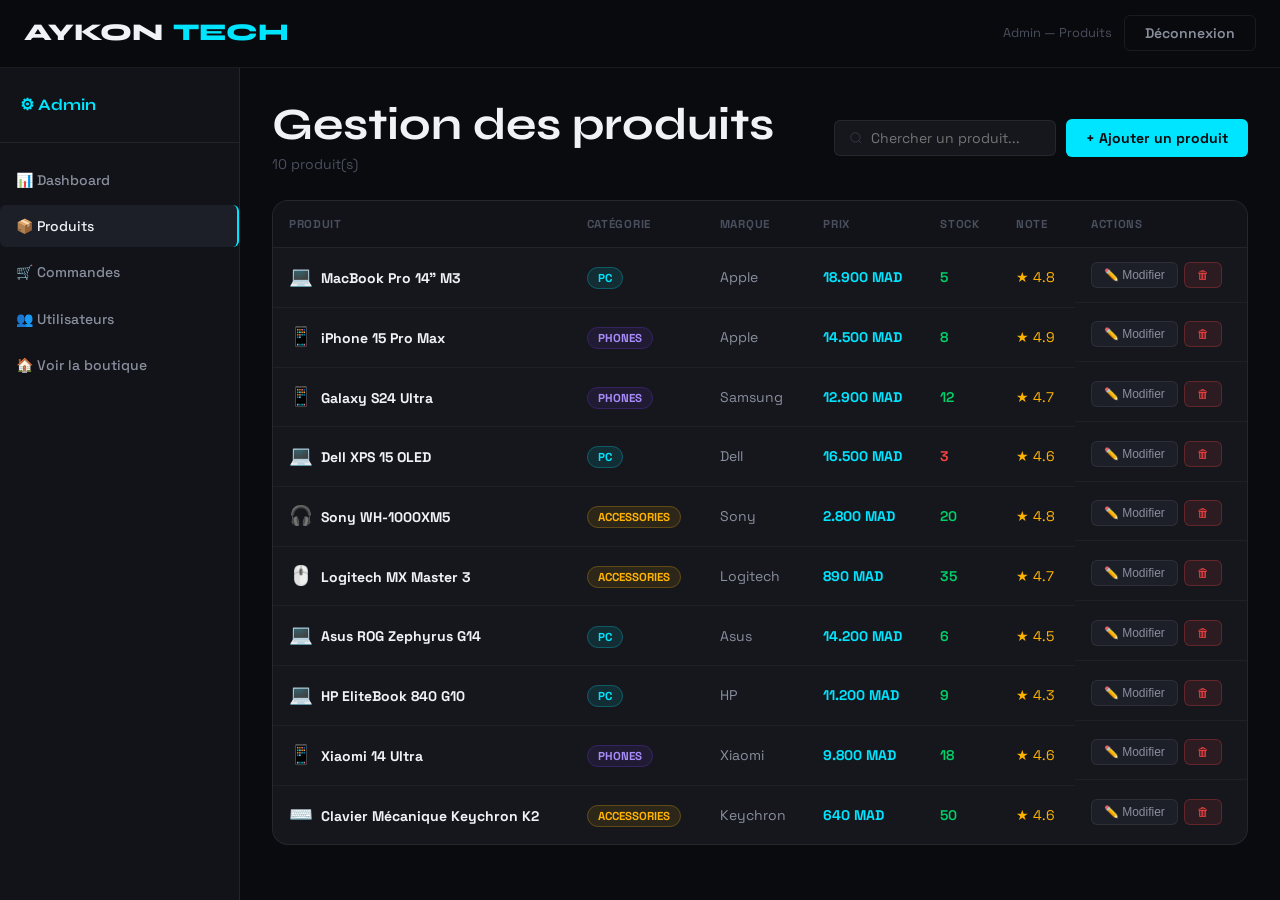
<file: frontend/pages/admin/products-admin.html>
<!DOCTYPE html>
<html lang="fr">
<head>
  <meta charset="UTF-8">
  <meta name="viewport" content="width=device-width, initial-scale=1.0">
  <title>Gestion Produits — Admin</title>
  <link rel="stylesheet" href="../../css/main.css">
  <style>
    .admin-layout { display:flex; min-height:100vh; padding-top:var(--nav-height); }
    .admin-main { flex:1; padding:32px; background:var(--bg-primary); }
    .admin-nav-link { display:flex; align-items:center; gap:10px; padding:10px 16px; border-radius:var(--radius-sm); color:var(--text-secondary); font-size:0.875rem; font-weight:500; transition:var(--transition); margin-bottom:4px; text-decoration:none; }
    .admin-nav-link:hover, .admin-nav-link.active { background:var(--bg-hover); color:var(--text-primary); }
    .toolbar { display:flex; align-items:center; justify-content:space-between; margin-bottom:24px; flex-wrap:wrap; gap:12px; }
    .btn-add { background:var(--accent); border:none; color:var(--bg-primary); padding:10px 20px; border-radius:var(--radius-sm); font-family:var(--font-body); font-size:0.875rem; font-weight:700; cursor:pointer; transition:var(--transition); }
    .btn-add:hover { background:#00c9e6; }
    .search-bar { display:flex; align-items:center; gap:8px; background:var(--bg-card); border:1px solid var(--border); border-radius:var(--radius-sm); padding:8px 14px; }
    .search-bar input { background:none; border:none; outline:none; color:var(--text-primary); font-family:var(--font-body); font-size:0.875rem; }
    .products-table { background:var(--bg-card); border:1px solid var(--border); border-radius:var(--radius-lg); overflow:hidden; }
    table { width:100%; border-collapse:collapse; }
    th { padding:14px 16px; font-size:0.72rem; color:var(--text-muted); text-transform:uppercase; letter-spacing:0.06em; text-align:left; background:var(--bg-secondary); border-bottom:1px solid var(--border); }
    td { padding:14px 16px; font-size:0.875rem; border-bottom:1px solid rgba(255,255,255,0.04); color:var(--text-secondary); vertical-align:middle; }
    tr:last-child td { border-bottom:none; }
    tr:hover td { background:var(--bg-hover); }
    .badge { padding:3px 10px; border-radius:100px; font-size:0.72rem; font-weight:700; text-transform:uppercase; }
    .badge-pc { background:rgba(0,229,255,0.1); color:var(--accent); border:1px solid rgba(0,229,255,0.25); }
    .badge-phones { background:rgba(124,58,237,0.1); color:#a78bfa; border:1px solid rgba(124,58,237,0.25); }
    .badge-accessories { background:rgba(255,179,0,0.1); color:var(--amber); border:1px solid rgba(255,179,0,0.25); }
    .btn-edit { background:var(--bg-hover); border:1px solid var(--border); color:var(--text-secondary); padding:5px 12px; border-radius:var(--radius-sm); font-size:0.75rem; cursor:pointer; transition:var(--transition); }
    .btn-edit:hover { border-color:var(--border-accent); color:var(--accent); }
    .btn-del { background:rgba(255,68,68,0.1); border:1px solid rgba(255,68,68,0.25); color:var(--red); padding:5px 12px; border-radius:var(--radius-sm); font-size:0.75rem; cursor:pointer; }
    /* Modal */
    .modal-bg { display:none; position:fixed; inset:0; background:rgba(0,0,0,0.7); z-index:2000; align-items:center; justify-content:center; }
    .modal-bg.open { display:flex; }
    .modal { background:var(--bg-card); border:1px solid var(--border); border-radius:var(--radius-xl); padding:32px; width:100%; max-width:540px; max-height:90vh; overflow-y:auto; }
    .form-group { margin-bottom:16px; }
    .form-label { display:block; font-size:0.8rem; color:var(--text-muted); margin-bottom:6px; font-weight:600; text-transform:uppercase; letter-spacing:0.04em; }
    .form-input { width:100%; background:var(--bg-secondary); border:1px solid var(--border); border-radius:var(--radius-sm); padding:10px 14px; color:var(--text-primary); font-family:var(--font-body); font-size:0.875rem; }
    .form-input:focus { outline:none; border-color:var(--border-accent); }
    select.form-input { cursor:pointer; }
  </style>
</head>
<body>
  <nav class="navbar">
    <div class="container">
      <a href="../../index.html" class="nav-logo">AYKON <span>TECH</span></a>
      <div class="nav-actions">
        <span style="font-size:0.8rem;color:var(--text-muted);">Admin — Produits</span>
        <button class="btn-nav-auth btn-outline" onclick="logout()">Déconnexion</button>
      </div>
    </div>
  </nav>
  <div class="admin-layout">
    <aside class="admin-sidebar">
      <div class="logo"><span style="font-family:var(--font-display);font-weight:700;color:var(--accent);">⚙ Admin</span></div>
      <a href="dashboard.html" class="admin-nav-link">📊 Dashboard</a>
      <a href="products-admin.html" class="admin-nav-link active">📦 Produits</a>
      <a href="orders-admin.html" class="admin-nav-link">🛒 Commandes</a>
      <a href="users-admin.html" class="admin-nav-link">👥 Utilisateurs</a>
      <a href="../../index.html" class="admin-nav-link">🏠 Voir la boutique</a>
    </aside>
    <main class="admin-main">
      <div class="toolbar">
        <div>
          <h2 style="margin-bottom:4px;">Gestion des produits</h2>
          <p style="color:var(--text-muted);font-size:0.875rem;" id="productCount">Chargement...</p>
        </div>
        <div style="display:flex;gap:10px;align-items:center;">
          <div class="search-bar">
            <svg width="14" height="14" fill="none" stroke="currentColor" viewBox="0 0 24 24" style="color:var(--text-muted)"><circle cx="11" cy="11" r="8"/><path d="m21 21-4.35-4.35"/></svg>
            <input type="text" id="searchProd" placeholder="Chercher un produit..." oninput="filterTable()">
          </div>
          <button class="btn-add" onclick="openModal()">+ Ajouter un produit</button>
        </div>
      </div>

      <div class="products-table">
        <table>
          <thead><tr><th>Produit</th><th>Catégorie</th><th>Marque</th><th>Prix</th><th>Stock</th><th>Note</th><th>Actions</th></tr></thead>
          <tbody id="productsTableBody"></tbody>
        </table>
      </div>
    </main>
  </div>

  <!-- Modal Ajout/Édition -->
  <div class="modal-bg" id="productModal">
    <div class="modal">
      <div style="display:flex;justify-content:space-between;align-items:center;margin-bottom:24px;">
        <h3 id="modalTitle">Ajouter un produit</h3>
        <button onclick="closeModal()" style="background:none;border:none;color:var(--text-muted);cursor:pointer;font-size:1.4rem;">✕</button>
      </div>
      <div class="form-group">
        <label class="form-label">Nom du produit</label>
        <input type="text" class="form-input" id="pName" placeholder="Ex: iPhone 15 Pro">
      </div>
      <div style="display:grid;grid-template-columns:1fr 1fr;gap:12px;">
        <div class="form-group">
          <label class="form-label">Catégorie</label>
          <select class="form-input" id="pCat">
            <option value="pc">🖥️ PC</option>
            <option value="phones">📱 Téléphone</option>
            <option value="accessories">🎧 Accessoire</option>
          </select>
        </div>
        <div class="form-group">
          <label class="form-label">Marque</label>
          <input type="text" class="form-input" id="pBrand" placeholder="Apple, Samsung...">
        </div>
      </div>
      <div style="display:grid;grid-template-columns:1fr 1fr;gap:12px;">
        <div class="form-group">
          <label class="form-label">Prix (MAD)</label>
          <input type="number" class="form-input" id="pPrice" placeholder="0">
        </div>
        <div class="form-group">
          <label class="form-label">Stock</label>
          <input type="number" class="form-input" id="pStock" placeholder="0">
        </div>
      </div>
      <div class="form-group">
        <label class="form-label">Emoji représentatif</label>
        <input type="text" class="form-input" id="pEmoji" placeholder="💻 ou 📱">
      </div>
      <div style="display:flex;gap:10px;margin-top:8px;">
        <button class="btn-add" onclick="saveProduct()" style="flex:1;">Enregistrer</button>
        <button onclick="closeModal()" style="flex:1;background:var(--bg-hover);border:1px solid var(--border);color:var(--text-secondary);padding:10px;border-radius:var(--radius-sm);cursor:pointer;">Annuler</button>
      </div>
    </div>
  </div>

  <div class="toast-container" id="toastContainer"></div>
  <script src="../../js/main.js"></script>
  <script>
    // Use the same mock data
    let products = [
      { id:1, name:'MacBook Pro 14" M3', brand:'Apple', category:'pc', price:18900, rating:4.8, stock:5, emoji:'💻' },
      { id:2, name:'iPhone 15 Pro Max', brand:'Apple', category:'phones', price:14500, rating:4.9, stock:8, emoji:'📱' },
      { id:3, name:'Galaxy S24 Ultra', brand:'Samsung', category:'phones', price:12900, rating:4.7, stock:12, emoji:'📱' },
      { id:4, name:'Dell XPS 15 OLED', brand:'Dell', category:'pc', price:16500, rating:4.6, stock:3, emoji:'💻' },
      { id:5, name:'Sony WH-1000XM5', brand:'Sony', category:'accessories', price:2800, rating:4.8, stock:20, emoji:'🎧' },
      { id:6, name:'Logitech MX Master 3', brand:'Logitech', category:'accessories', price:890, rating:4.7, stock:35, emoji:'🖱️' },
      { id:7, name:'Asus ROG Zephyrus G14', brand:'Asus', category:'pc', price:14200, rating:4.5, stock:6, emoji:'💻' },
      { id:8, name:'HP EliteBook 840 G10', brand:'HP', category:'pc', price:11200, rating:4.3, stock:9, emoji:'💻' },
      { id:9, name:'Xiaomi 14 Ultra', brand:'Xiaomi', category:'phones', price:9800, rating:4.6, stock:18, emoji:'📱' },
      { id:10, name:'Clavier Mécanique Keychron K2', brand:'Keychron', category:'accessories', price:640, rating:4.6, stock:50, emoji:'⌨️' },
    ];
    let editingId = null;

    function catLabel(c) {
      return { pc:'pc', phones:'phones', accessories:'accessories' }[c] || c;
    }

    function renderTable(data) {
      const tbody = document.getElementById('productsTableBody');
      document.getElementById('productCount').textContent = `${data.length} produit(s)`;
      tbody.innerHTML = data.map(p => `
        <tr>
          <td><span style="font-size:1.2rem;margin-right:8px;">${p.emoji}</span><strong style="color:var(--text-primary);">${p.name}</strong></td>
          <td><span class="badge badge-${p.category}">${p.category}</span></td>
          <td>${p.brand}</td>
          <td style="color:var(--accent);font-weight:700;">${new Intl.NumberFormat('fr-MA').format(p.price)} MAD</td>
          <td><span style="color:${p.stock < 5 ? 'var(--red)' : 'var(--green)'};font-weight:600;">${p.stock}</span></td>
          <td style="color:var(--amber);">★ ${p.rating}</td>
          <td style="display:flex;gap:6px;">
            <button class="btn-edit" onclick="editProduct(${p.id})">✏️ Modifier</button>
            <button class="btn-del" onclick="deleteProduct(${p.id})">🗑</button>
          </td>
        </tr>
      `).join('');
    }

    function filterTable() {
      const q = document.getElementById('searchProd').value.toLowerCase();
      renderTable(products.filter(p => p.name.toLowerCase().includes(q) || p.brand.toLowerCase().includes(q)));
    }

    function openModal(id = null) {
      editingId = id;
      document.getElementById('modalTitle').textContent = id ? 'Modifier le produit' : 'Ajouter un produit';
      if (id) {
        const p = products.find(x => x.id === id);
        document.getElementById('pName').value = p.name;
        document.getElementById('pCat').value = p.category;
        document.getElementById('pBrand').value = p.brand;
        document.getElementById('pPrice').value = p.price;
        document.getElementById('pStock').value = p.stock;
        document.getElementById('pEmoji').value = p.emoji;
      } else {
        ['pName','pBrand','pPrice','pStock','pEmoji'].forEach(id => document.getElementById(id).value = '');
      }
      document.getElementById('productModal').classList.add('open');
    }
    function closeModal() { document.getElementById('productModal').classList.remove('open'); }

    function editProduct(id) { openModal(id); }

    function deleteProduct(id) {
      if (!confirm('Supprimer ce produit ?')) return;
      products = products.filter(p => p.id !== id);
      filterTable();
      showToast('Produit supprimé', 'success');
    }

    function saveProduct() {
      const name = document.getElementById('pName').value.trim();
      const brand = document.getElementById('pBrand').value.trim();
      const price = parseInt(document.getElementById('pPrice').value);
      const stock = parseInt(document.getElementById('pStock').value);
      const category = document.getElementById('pCat').value;
      const emoji = document.getElementById('pEmoji').value.trim() || '📦';
      if (!name || !brand || !price) { showToast('Remplissez les champs obligatoires', 'warning'); return; }

      if (editingId) {
        const p = products.find(x => x.id === editingId);
        Object.assign(p, { name, brand, price, stock, category, emoji });
        showToast('Produit modifié', 'success');
      } else {
        products.push({ id: Date.now(), name, brand, price, stock, category, emoji, rating: 0 });
        showToast('Produit ajouté !', 'success');
      }
      closeModal();
      filterTable();
    }

    renderTable(products);
  </script>
</body>
</html>
</file>
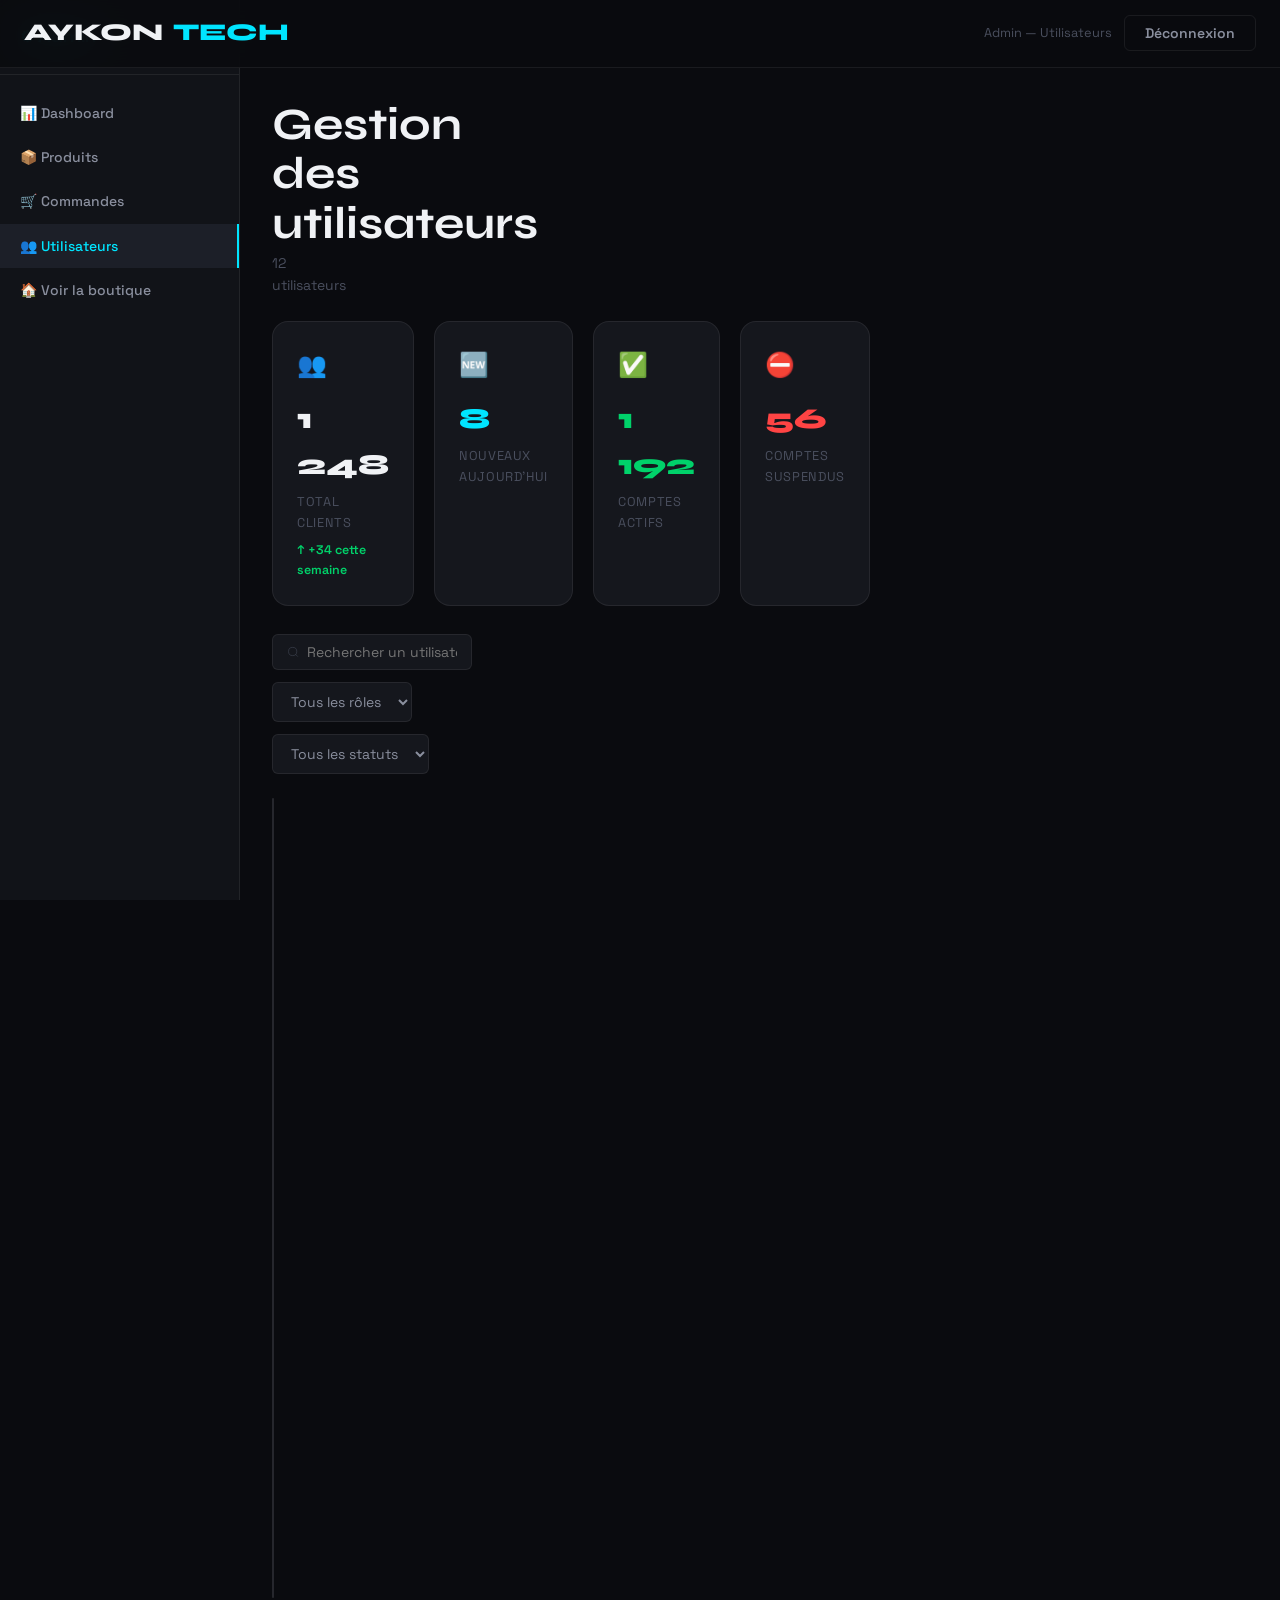
<file: frontend/pages/admin/users-admin.html>
<!DOCTYPE html>
<html lang="fr">
<head>
  <meta charset="UTF-8">
  <meta name="viewport" content="width=device-width, initial-scale=1.0">
  <title>Utilisateurs — Admin</title>
  <link rel="stylesheet" href="../../css/main.css">
  <link rel="stylesheet" href="../../css/admin.css">
</head>
<body>
  <nav class="navbar">
    <div class="container">
      <a href="../../index.html" class="nav-logo">AYKON <span>TECH</span></a>
      <div class="nav-actions">
        <span style="font-size:0.8rem;color:var(--text-muted);">Admin — Utilisateurs</span>
        <button class="btn-nav-auth btn-outline" onclick="logout()">Déconnexion</button>
      </div>
    </div>
  </nav>

  <div class="admin-layout">
    <aside class="admin-sidebar">
      <div class="logo"><span style="font-family:var(--font-display);font-weight:700;color:var(--accent);">⚙ Admin</span></div>
      <a href="dashboard.html" class="admin-nav-link">📊 Dashboard</a>
      <a href="products-admin.html" class="admin-nav-link">📦 Produits</a>
      <a href="orders-admin.html" class="admin-nav-link">🛒 Commandes</a>
      <a href="users-admin.html" class="admin-nav-link active">👥 Utilisateurs</a>
      <a href="../../index.html" class="admin-nav-link" style="margin-top:auto;">🏠 Voir la boutique</a>
    </aside>

    <main class="admin-main">
      <div style="margin-bottom:24px;">
        <h2 style="margin-bottom:4px;">Gestion des utilisateurs</h2>
        <p style="color:var(--text-muted);font-size:0.875rem;" id="usersCount">Chargement...</p>
      </div>

      <!-- Stats -->
      <div class="stats-grid" style="margin-bottom:28px;">
        <div class="stat-card">
          <div class="stat-icon">👥</div>
          <div class="stat-val">1 248</div>
          <div class="stat-lbl">Total clients</div>
          <div class="stat-delta delta-up">↑ +34 cette semaine</div>
        </div>
        <div class="stat-card">
          <div class="stat-icon">🆕</div>
          <div class="stat-val" style="color:var(--accent);">8</div>
          <div class="stat-lbl">Nouveaux aujourd'hui</div>
        </div>
        <div class="stat-card">
          <div class="stat-icon">✅</div>
          <div class="stat-val" style="color:var(--green);">1 192</div>
          <div class="stat-lbl">Comptes actifs</div>
        </div>
        <div class="stat-card">
          <div class="stat-icon">⛔</div>
          <div class="stat-val" style="color:var(--red);">56</div>
          <div class="stat-lbl">Comptes suspendus</div>
        </div>
      </div>

      <!-- Filters -->
      <div class="admin-filter-bar">
        <div class="admin-search">
          <svg width="14" height="14" fill="none" stroke="currentColor" viewBox="0 0 24 24" style="color:var(--text-muted)"><circle cx="11" cy="11" r="8"/><path d="m21 21-4.35-4.35"/></svg>
          <input type="text" placeholder="Rechercher un utilisateur..." oninput="filterUsers(this.value)" id="userSearch">
        </div>
        <select class="admin-select" onchange="filterByRole(this.value)">
          <option value="">Tous les rôles</option>
          <option value="client">Clients</option>
          <option value="admin">Admins</option>
        </select>
        <select class="admin-select" onchange="filterByState(this.value)">
          <option value="">Tous les statuts</option>
          <option value="actif">Actif</option>
          <option value="suspendu">Suspendu</option>
        </select>
      </div>

      <!-- Table -->
      <div style="background:var(--bg-card);border:1px solid var(--border);border-radius:var(--radius-lg);overflow:hidden;">
        <div class="table-wrap">
          <table>
            <thead>
              <tr>
                <th>Utilisateur</th>
                <th>Rôle</th>
                <th>Inscription</th>
                <th>Commandes</th>
                <th>Total dépensé</th>
                <th>Statut</th>
                <th>Actions</th>
              </tr>
            </thead>
            <tbody id="usersTableBody"></tbody>
          </table>
        </div>
        <div class="admin-pagination" style="padding:16px 20px;">
          <span id="paginationInfo">—</span>
          <div style="display:flex;gap:6px;" id="paginationBtns"></div>
        </div>
      </div>
    </main>
  </div>

  <!-- User modal -->
  <div class="modal-bg" id="userModal">
    <div class="modal">
      <div style="display:flex;justify-content:space-between;align-items:center;margin-bottom:20px;">
        <h3 id="modalUserTitle">Détails utilisateur</h3>
        <button onclick="document.getElementById('userModal').classList.remove('open')" style="background:none;border:none;color:var(--text-muted);cursor:pointer;font-size:1.4rem;">✕</button>
      </div>
      <div id="modalUserBody"></div>
    </div>
  </div>

  <div class="toast-container" id="toastContainer"></div>
  <script src="../../js/main.js"></script>
  <script>
  const USERS = [
    {id:1,name:'Youssef El Amrani',email:'youssef@test.ma',role:'client',date:'Jan 2025',orders:5,spent:46800,status:'actif',city:'Casablanca'},
    {id:2,name:'Fatima Zahra M.',email:'fzm@test.ma',role:'client',date:'Fév 2025',orders:3,spent:18900,status:'actif',city:'Rabat'},
    {id:3,name:'Karim Benali',email:'karim@test.ma',role:'client',date:'Déc 2024',orders:8,spent:72400,status:'actif',city:'Casablanca'},
    {id:4,name:'Sara Idrissi',email:'sara@test.ma',role:'client',date:'Mar 2025',orders:1,spent:890,status:'actif',city:'Marrakech'},
    {id:5,name:'Admin Aykon',email:'admin@aykon.ma',role:'admin',date:'Jan 2024',orders:0,spent:0,status:'actif',city:'Casablanca'},
    {id:6,name:'Omar Tahiri',email:'omar@test.ma',role:'client',date:'Avr 2025',orders:2,spent:9800,status:'suspendu',city:'Fès'},
    {id:7,name:'Aicha Bensalah',email:'aicha@test.ma',role:'client',date:'Mar 2025',orders:4,spent:16400,status:'actif',city:'Tanger'},
    {id:8,name:'Hassan Oumri',email:'hassan@test.ma',role:'client',date:'Nov 2024',orders:12,spent:142500,status:'actif',city:'Casablanca'},
    {id:9,name:'Nadia Chraibi',email:'nadia@test.ma',role:'client',date:'Mai 2025',orders:1,spent:640,status:'actif',city:'Agadir'},
    {id:10,name:'Mehdi Alaoui',email:'mehdi@test.ma',role:'client',date:'Fév 2025',orders:6,spent:34200,status:'actif',city:'Rabat'},
    {id:11,name:'Leila Fassi',email:'leila@test.ma',role:'client',date:'Avr 2025',orders:2,spent:14800,status:'suspendu',city:'Oujda'},
    {id:12,name:'Adil Zaki',email:'adil@test.ma',role:'client',date:'Jan 2025',orders:7,spent:58700,status:'actif',city:'Casablanca'},
  ];

  let filteredUsers = [...USERS];
  let currentPage = 1;
  const PER_PAGE = 8;
  let roleFilter = '', stateFilter = '';

  function renderTable() {
    const tbody = document.getElementById('usersTableBody');
    const start = (currentPage-1)*PER_PAGE;
    const page = filteredUsers.slice(start, start+PER_PAGE);
    document.getElementById('usersCount').textContent = `${filteredUsers.length} utilisateur${filteredUsers.length>1?'s':''}`;
    document.getElementById('paginationInfo').textContent = `${start+1}–${Math.min(start+PER_PAGE,filteredUsers.length)} sur ${filteredUsers.length}`;

    const total = Math.ceil(filteredUsers.length/PER_PAGE);
    document.getElementById('paginationBtns').innerHTML = Array.from({length:total},(_,i)=>`
      <button onclick="goPage(${i+1})" style="width:32px;height:32px;border-radius:var(--radius-sm);border:1px solid ${i+1===currentPage?'var(--accent)':'var(--border)'};background:${i+1===currentPage?'var(--accent)':'var(--bg-card)'};color:${i+1===currentPage?'var(--bg-primary)':'var(--text-secondary)'};cursor:pointer;font-family:var(--font-body);font-size:0.8rem;">${i+1}</button>
    `).join('');

    tbody.innerHTML = page.map(u => `
      <tr>
        <td>
          <div style="display:flex;align-items:center;gap:10px;">
            <div class="user-avatar" style="${u.role==='admin'?'background:var(--accent2-dim);border-color:rgba(124,58,237,0.3);color:#a78bfa;':''}">${u.name.charAt(0)}</div>
            <div>
              <div style="font-size:0.875rem;color:var(--text-primary);font-weight:500;">${u.name}</div>
              <div style="font-size:0.72rem;color:var(--text-muted);">${u.email}</div>
            </div>
          </div>
        </td>
        <td>
          <span style="padding:3px 10px;border-radius:100px;font-size:0.72rem;font-weight:700;${u.role==='admin'?'background:rgba(124,58,237,0.1);color:#a78bfa;border:1px solid rgba(124,58,237,0.25);':'background:rgba(0,229,255,0.08);color:var(--accent);border:1px solid rgba(0,229,255,0.2);'}">
            ${u.role === 'admin' ? '⚙ Admin' : '👤 Client'}
          </span>
        </td>
        <td style="font-size:0.8rem;">${u.date}</td>
        <td>${u.orders}</td>
        <td style="font-weight:600;color:var(--text-primary);">${u.spent > 0 ? formatPrice(u.spent) : '—'}</td>
        <td>
          <span style="padding:3px 10px;border-radius:100px;font-size:0.72rem;font-weight:700;${u.status==='actif'?'background:rgba(0,210,106,0.1);color:var(--green);border:1px solid rgba(0,210,106,0.25);':'background:rgba(255,68,68,0.1);color:var(--red);border:1px solid rgba(255,68,68,0.25);'}">
            ${u.status === 'actif' ? '● Actif' : '● Suspendu'}
          </span>
        </td>
        <td>
          <div style="display:flex;gap:6px;">
            <button onclick="showUser(${u.id})" class="btn-tbl-edit">Voir</button>
            <button onclick="toggleSuspend(${u.id})" class="${u.status==='actif'?'btn-tbl-del':'btn-tbl-edit'}" style="${u.status!=='actif'?'':''}">
              ${u.status==='actif'?'Suspendre':'Réactiver'}
            </button>
          </div>
        </td>
      </tr>
    `).join('');
  }

  function goPage(n) { currentPage=n; renderTable(); }

  function filterUsers(q) {
    applyFilters(q, roleFilter, stateFilter);
  }
  function filterByRole(r) { roleFilter=r; applyFilters(document.getElementById('userSearch').value, r, stateFilter); }
  function filterByState(s) { stateFilter=s; applyFilters(document.getElementById('userSearch').value, roleFilter, s); }

  function applyFilters(q, role, state) {
    filteredUsers = USERS.filter(u => {
      const mq = !q || u.name.toLowerCase().includes(q.toLowerCase()) || u.email.toLowerCase().includes(q.toLowerCase());
      const mr = !role || u.role === role;
      const ms = !state || u.status === state;
      return mq && mr && ms;
    });
    currentPage=1; renderTable();
  }

  function toggleSuspend(id) {
    const u = USERS.find(x=>x.id===id);
    if (!u) return;
    u.status = u.status==='actif' ? 'suspendu' : 'actif';
    filteredUsers = [...USERS];
    renderTable();
    showToast(`Compte ${u.name} : ${u.status}`, u.status==='actif'?'success':'warning');
  }

  function showUser(id) {
    const u = USERS.find(x=>x.id===id);
    if (!u) return;
    document.getElementById('modalUserTitle').textContent = u.name;
    document.getElementById('modalUserBody').innerHTML = `
      <div style="text-align:center;margin-bottom:20px;">
        <div class="user-avatar" style="width:64px;height:64px;font-size:1.4rem;margin:0 auto 12px;">${u.name.charAt(0)}</div>
        <div style="font-size:0.8rem;color:var(--text-muted);">${u.email}</div>
        <div style="margin-top:8px;">
          <span style="padding:3px 10px;border-radius:100px;font-size:0.75rem;font-weight:700;background:${u.status==='actif'?'rgba(0,210,106,0.1)':'rgba(255,68,68,0.1)'};color:${u.status==='actif'?'var(--green)':'var(--red)'};border:1px solid ${u.status==='actif'?'rgba(0,210,106,0.25)':'rgba(255,68,68,0.25)'};">
            ${u.status}
          </span>
        </div>
      </div>
      <div style="display:grid;grid-template-columns:1fr 1fr;gap:12px;margin-bottom:20px;">
        <div style="background:var(--bg-secondary);border:1px solid var(--border);border-radius:var(--radius-md);padding:14px;text-align:center;">
          <div style="font-family:var(--font-display);font-size:1.4rem;font-weight:800;">${u.orders}</div>
          <div style="font-size:0.72rem;color:var(--text-muted);text-transform:uppercase;">Commandes</div>
        </div>
        <div style="background:var(--bg-secondary);border:1px solid var(--border);border-radius:var(--radius-md);padding:14px;text-align:center;">
          <div style="font-family:var(--font-display);font-size:1.2rem;font-weight:800;color:var(--accent);">${u.spent>0?formatPrice(u.spent):'—'}</div>
          <div style="font-size:0.72rem;color:var(--text-muted);text-transform:uppercase;">Total dépensé</div>
        </div>
      </div>
      <div style="background:var(--bg-secondary);border:1px solid var(--border);border-radius:var(--radius-md);padding:14px;font-size:0.875rem;color:var(--text-secondary);">
        📍 ${u.city} &nbsp;|&nbsp; 📅 Inscrit en ${u.date} &nbsp;|&nbsp; ${u.role === 'admin' ? '⚙ Administrateur' : '👤 Client'}
      </div>
    `;
    document.getElementById('userModal').classList.add('open');
  }

  document.addEventListener('DOMContentLoaded', renderTable);
  </script>
</body>
</html>
</file>
<file: frontend/css/main.css>
/* ========================================
   AYKON TECH STORE — main.css
   Tech aesthetic: dark, sharp, electric
   ======================================== */

@import url('https://fonts.googleapis.com/css2?family=Space+Grotesk:wght@300;400;500;600;700&family=Syne:wght@700;800&display=swap');

:root {
  --bg-primary: #0a0b0f;
  --bg-secondary: #111318;
  --bg-card: #15171d;
  --bg-hover: #1c1f28;

  --accent: #00e5ff;
  --accent-dim: rgba(0, 229, 255, 0.12);
  --accent-glow: rgba(0, 229, 255, 0.25);
  --accent2: #7c3aed;
  --accent2-dim: rgba(124, 58, 237, 0.15);

  --text-primary: #f0f2f5;
  --text-secondary: #8a8f9e;
  --text-muted: #4a4f5e;

  --border: rgba(255,255,255,0.07);
  --border-accent: rgba(0, 229, 255, 0.3);

  --red: #ff4444;
  --green: #00d26a;
  --amber: #ffb300;

  --radius-sm: 6px;
  --radius-md: 10px;
  --radius-lg: 16px;
  --radius-xl: 24px;

  --font-display: 'Syne', sans-serif;
  --font-body: 'Space Grotesk', sans-serif;

  --shadow-card: 0 4px 24px rgba(0,0,0,0.4);
  --shadow-accent: 0 0 20px rgba(0, 229, 255, 0.15);

  --nav-height: 68px;
  --transition: 0.2s ease;
}

*, *::before, *::after { box-sizing: border-box; margin: 0; padding: 0; }

html { scroll-behavior: smooth; font-size: 16px; }

body {
  font-family: var(--font-body);
  background: var(--bg-primary);
  color: var(--text-primary);
  line-height: 1.6;
  min-height: 100vh;
  overflow-x: hidden;
}

/* ── Scrollbar ── */
::-webkit-scrollbar { width: 6px; }
::-webkit-scrollbar-track { background: var(--bg-primary); }
::-webkit-scrollbar-thumb { background: var(--text-muted); border-radius: 3px; }

/* ── Typography ── */
h1, h2, h3, h4 { font-family: var(--font-display); line-height: 1.1; }
h1 { font-size: clamp(2.4rem, 6vw, 4.5rem); font-weight: 800; }
h2 { font-size: clamp(1.8rem, 4vw, 2.8rem); font-weight: 700; }
h3 { font-size: 1.25rem; font-weight: 700; }
h4 { font-size: 1rem; font-weight: 600; }
p { color: var(--text-secondary); }
a { color: inherit; text-decoration: none; }

/* ── Layout ── */
.container { max-width: 1280px; margin: 0 auto; padding: 0 24px; }
.section { padding: 80px 0; }
.grid-2 { display: grid; grid-template-columns: repeat(2, 1fr); gap: 24px; }
.grid-3 { display: grid; grid-template-columns: repeat(3, 1fr); gap: 24px; }
.grid-4 { display: grid; grid-template-columns: repeat(4, 1fr); gap: 20px; }
.flex { display: flex; }
.flex-center { display: flex; align-items: center; justify-content: center; }
.flex-between { display: flex; align-items: center; justify-content: space-between; }
.gap-4 { gap: 4px; } .gap-8 { gap: 8px; } .gap-12 { gap: 12px; }
.gap-16 { gap: 16px; } .gap-24 { gap: 24px; }

/* ── NAVBAR ── */
.navbar {
  position: fixed; top: 0; left: 0; right: 0;
  height: var(--nav-height);
  background: rgba(10, 11, 15, 0.85);
  backdrop-filter: blur(20px);
  border-bottom: 1px solid var(--border);
  z-index: 1000;
  display: flex; align-items: center;
}
.navbar .container { display: flex; align-items: center; justify-content: space-between; width: 100%; }

.nav-logo {
  font-family: var(--font-display);
  font-size: 1.5rem; font-weight: 800;
  color: var(--text-primary);
  display: flex; align-items: center; gap: 10px;
}
.nav-logo span { color: var(--accent); }
.nav-logo svg { width: 32px; height: 32px; }

.nav-links { display: flex; align-items: center; gap: 8px; }
.nav-links a {
  padding: 8px 16px; border-radius: var(--radius-sm);
  color: var(--text-secondary); font-size: 0.9rem; font-weight: 500;
  transition: var(--transition);
}
.nav-links a:hover, .nav-links a.active {
  color: var(--text-primary); background: var(--bg-hover);
}

.nav-actions { display: flex; align-items: center; gap: 12px; }

.nav-search {
  display: flex; align-items: center; gap: 8px;
  background: var(--bg-card); border: 1px solid var(--border);
  border-radius: var(--radius-md); padding: 8px 14px;
  width: 220px; transition: var(--transition);
}
.nav-search:focus-within {
  border-color: var(--border-accent); box-shadow: var(--shadow-accent);
}
.nav-search input {
  background: none; border: none; outline: none;
  color: var(--text-primary); font-family: var(--font-body);
  font-size: 0.875rem; width: 100%;
}
.nav-search input::placeholder { color: var(--text-muted); }
.nav-search svg { color: var(--text-muted); flex-shrink: 0; }

.cart-btn {
  position: relative;
  width: 40px; height: 40px; border-radius: var(--radius-sm);
  background: var(--bg-card); border: 1px solid var(--border);
  display: flex; align-items: center; justify-content: center;
  cursor: pointer; transition: var(--transition); color: var(--text-secondary);
}
.cart-btn:hover { border-color: var(--border-accent); color: var(--accent); }
.cart-count {
  position: absolute; top: -6px; right: -6px;
  background: var(--accent); color: var(--bg-primary);
  font-size: 0.65rem; font-weight: 700;
  width: 18px; height: 18px; border-radius: 50%;
  display: flex; align-items: center; justify-content: center;
}

.btn-nav-auth {
  padding: 8px 20px; border-radius: var(--radius-sm);
  font-size: 0.875rem; font-weight: 600; font-family: var(--font-body);
  cursor: pointer; transition: var(--transition);
}
.btn-outline {
  background: transparent; border: 1px solid var(--border);
  color: var(--text-secondary);
}
.btn-outline:hover { border-color: var(--border-accent); color: var(--accent); }
.btn-primary {
  background: var(--accent); border: 1px solid var(--accent);
  color: var(--bg-primary);
}
.btn-primary:hover { background: #00c9e6; box-shadow: var(--shadow-accent); }

.hamburger { display: none; flex-direction: column; gap: 5px; cursor: pointer; padding: 4px; }
.hamburger span { width: 22px; height: 2px; background: var(--text-secondary); border-radius: 2px; transition: var(--transition); }

/* ── HERO ── */
.hero {
  min-height: 100vh;
  padding-top: var(--nav-height);
  display: flex; align-items: center;
  background:
    radial-gradient(ellipse 80% 50% at 50% -20%, rgba(0,229,255,0.08) 0%, transparent 60%),
    radial-gradient(ellipse 60% 40% at 80% 80%, rgba(124,58,237,0.06) 0%, transparent 60%),
    var(--bg-primary);
  position: relative; overflow: hidden;
}
.hero::before {
  content: '';
  position: absolute; inset: 0;
  background-image:
    linear-gradient(rgba(255,255,255,0.025) 1px, transparent 1px),
    linear-gradient(90deg, rgba(255,255,255,0.025) 1px, transparent 1px);
  background-size: 60px 60px;
  mask-image: radial-gradient(ellipse 80% 80% at 50% 50%, black 40%, transparent 100%);
}

.hero-content { position: relative; z-index: 1; max-width: 680px; }
.hero-badge {
  display: inline-flex; align-items: center; gap: 8px;
  padding: 6px 14px; border-radius: 100px;
  background: var(--accent-dim); border: 1px solid var(--border-accent);
  font-size: 0.8rem; font-weight: 600; color: var(--accent);
  margin-bottom: 28px;
}
.hero-badge::before {
  content: ''; width: 6px; height: 6px; border-radius: 50%;
  background: var(--accent); animation: pulse 2s infinite;
}
@keyframes pulse { 0%,100% { opacity: 1; } 50% { opacity: 0.3; } }

.hero h1 { margin-bottom: 20px; }
.hero h1 .accent { color: var(--accent); }
.hero p.lead { font-size: 1.15rem; color: var(--text-secondary); margin-bottom: 40px; max-width: 500px; }

.hero-actions { display: flex; gap: 16px; flex-wrap: wrap; }

.btn-hero {
  padding: 14px 32px; border-radius: var(--radius-md);
  font-size: 1rem; font-weight: 600; font-family: var(--font-body);
  cursor: pointer; transition: var(--transition); display: inline-flex;
  align-items: center; gap: 10px;
}
.btn-hero.primary {
  background: var(--accent); color: var(--bg-primary); border: none;
}
.btn-hero.primary:hover {
  background: #00c9e6; transform: translateY(-2px); box-shadow: 0 8px 30px rgba(0,229,255,0.3);
}
.btn-hero.secondary {
  background: transparent; color: var(--text-primary);
  border: 1px solid var(--border);
}
.btn-hero.secondary:hover { border-color: var(--border-accent); background: var(--accent-dim); }

.hero-stats { display: flex; gap: 40px; margin-top: 56px; }
.stat-item { }
.stat-value { font-family: var(--font-display); font-size: 1.8rem; font-weight: 800; color: var(--text-primary); }
.stat-label { font-size: 0.8rem; color: var(--text-muted); text-transform: uppercase; letter-spacing: 0.05em; margin-top: 2px; }

/* ── CATEGORIES ── */
.categories-grid { display: grid; grid-template-columns: repeat(3, 1fr); gap: 20px; margin-top: 48px; }
.category-card {
  background: var(--bg-card); border: 1px solid var(--border);
  border-radius: var(--radius-lg); padding: 32px 24px;
  cursor: pointer; transition: var(--transition); position: relative; overflow: hidden;
}
.category-card::after {
  content: ''; position: absolute; inset: 0; opacity: 0;
  background: var(--accent-dim); transition: var(--transition);
}
.category-card:hover { border-color: var(--border-accent); transform: translateY(-4px); box-shadow: var(--shadow-accent); }
.category-card:hover::after { opacity: 1; }

.cat-icon {
  width: 56px; height: 56px; border-radius: var(--radius-md);
  background: var(--accent-dim); border: 1px solid var(--border-accent);
  display: flex; align-items: center; justify-content: center;
  margin-bottom: 20px; font-size: 1.75rem; position: relative; z-index: 1;
}
.cat-title { font-family: var(--font-display); font-size: 1.25rem; font-weight: 700; margin-bottom: 8px; position: relative; z-index: 1; }
.cat-count { font-size: 0.85rem; color: var(--text-muted); position: relative; z-index: 1; }
.cat-arrow { font-size: 1.2rem; margin-top: 20px; color: var(--accent); opacity: 0; transition: var(--transition); position: relative; z-index: 1; }
.category-card:hover .cat-arrow { opacity: 1; transform: translateX(4px); }

/* ── PRODUCT CARD ── */
.product-card {
  background: var(--bg-card); border: 1px solid var(--border);
  border-radius: var(--radius-lg); overflow: hidden;
  transition: var(--transition); cursor: pointer;
}
.product-card:hover { border-color: var(--border-accent); transform: translateY(-4px); box-shadow: var(--shadow-card); }

.product-img {
  aspect-ratio: 4/3; background: var(--bg-secondary);
  display: flex; align-items: center; justify-content: center;
  position: relative; overflow: hidden;
}
.product-img img { width: 100%; height: 100%; object-fit: cover; transition: transform 0.4s ease; }
.product-card:hover .product-img img { transform: scale(1.05); }
.product-img-placeholder { font-size: 3rem; opacity: 0.3; }

.product-badge {
  position: absolute; top: 12px; left: 12px;
  padding: 4px 10px; border-radius: 100px;
  font-size: 0.7rem; font-weight: 700; text-transform: uppercase; letter-spacing: 0.05em;
}
.badge-new { background: var(--accent); color: var(--bg-primary); }
.badge-sale { background: var(--red); color: white; }
.badge-hot { background: var(--amber); color: var(--bg-primary); }

.product-wishlist {
  position: absolute; top: 12px; right: 12px;
  width: 32px; height: 32px; border-radius: 50%;
  background: rgba(0,0,0,0.5); border: 1px solid var(--border);
  display: flex; align-items: center; justify-content: center;
  opacity: 0; transition: var(--transition); cursor: pointer;
}
.product-card:hover .product-wishlist { opacity: 1; }
.product-wishlist:hover { border-color: var(--red); color: var(--red); }

.product-info { padding: 20px; }
.product-brand { font-size: 0.75rem; color: var(--accent); text-transform: uppercase; letter-spacing: 0.08em; font-weight: 600; margin-bottom: 6px; }
.product-name { font-weight: 600; font-size: 0.95rem; margin-bottom: 12px; color: var(--text-primary); line-height: 1.4; }
.product-rating { display: flex; align-items: center; gap: 6px; margin-bottom: 16px; }
.stars { color: var(--amber); font-size: 0.8rem; }
.rating-count { font-size: 0.75rem; color: var(--text-muted); }

.product-footer { display: flex; align-items: center; justify-content: space-between; }
.product-price { }
.price-current { font-family: var(--font-display); font-size: 1.2rem; font-weight: 700; color: var(--text-primary); }
.price-old { font-size: 0.8rem; color: var(--text-muted); text-decoration: line-through; margin-left: 6px; }
.price-discount { font-size: 0.75rem; color: var(--green); font-weight: 600; }

.add-cart-btn {
  width: 36px; height: 36px; border-radius: var(--radius-sm);
  background: var(--accent-dim); border: 1px solid var(--border-accent);
  color: var(--accent); display: flex; align-items: center; justify-content: center;
  cursor: pointer; transition: var(--transition);
}
.add-cart-btn:hover { background: var(--accent); color: var(--bg-primary); }

/* ── SECTION HEADER ── */
.section-header { text-align: center; max-width: 580px; margin: 0 auto 48px; }
.section-tag {
  display: inline-block; padding: 4px 14px; border-radius: 100px;
  background: var(--accent-dim); border: 1px solid var(--border-accent);
  font-size: 0.75rem; font-weight: 700; color: var(--accent);
  text-transform: uppercase; letter-spacing: 0.08em; margin-bottom: 16px;
}
.section-header h2 { margin-bottom: 12px; }
.section-header p { font-size: 1rem; }

/* ── SIDEBAR FILTERS ── */
.shop-layout { display: grid; grid-template-columns: 260px 1fr; gap: 32px; }
.sidebar {
  background: var(--bg-card); border: 1px solid var(--border);
  border-radius: var(--radius-lg); padding: 24px; height: fit-content; position: sticky; top: calc(var(--nav-height) + 24px);
}
.filter-group { margin-bottom: 28px; }
.filter-title { font-size: 0.8rem; text-transform: uppercase; letter-spacing: 0.08em; color: var(--text-muted); font-weight: 600; margin-bottom: 14px; }
.filter-option { display: flex; align-items: center; gap: 10px; padding: 8px 0; cursor: pointer; }
.filter-option input[type="checkbox"] { accent-color: var(--accent); width: 16px; height: 16px; }
.filter-option label { font-size: 0.9rem; cursor: pointer; }
.filter-count { margin-left: auto; font-size: 0.75rem; color: var(--text-muted); }

.price-range input[type="range"] { width: 100%; accent-color: var(--accent); }

/* ── PRODUCTS GRID ── */
.products-area { }
.products-toolbar { display: flex; align-items: center; justify-content: space-between; margin-bottom: 24px; flex-wrap: wrap; gap: 12px; }
.results-count { font-size: 0.875rem; color: var(--text-muted); }
.products-grid-area { display: grid; grid-template-columns: repeat(auto-fill, minmax(240px, 1fr)); gap: 20px; }

/* ── CART PANEL ── */
.cart-sidebar {
  position: fixed; top: 0; right: -420px; width: 420px; height: 100vh;
  background: var(--bg-secondary); border-left: 1px solid var(--border);
  z-index: 1100; transition: right 0.35s ease; display: flex; flex-direction: column;
  box-shadow: -8px 0 40px rgba(0,0,0,0.5);
}
.cart-sidebar.open { right: 0; }
.cart-header { padding: 24px; border-bottom: 1px solid var(--border); display: flex; align-items: center; justify-content: space-between; }
.cart-items { flex: 1; overflow-y: auto; padding: 16px; }
.cart-item { display: flex; gap: 16px; padding: 16px 0; border-bottom: 1px solid var(--border); }
.cart-item-img { width: 64px; height: 64px; border-radius: var(--radius-sm); background: var(--bg-card); object-fit: cover; }
.cart-item-info { flex: 1; }
.cart-item-name { font-size: 0.875rem; font-weight: 600; margin-bottom: 4px; }
.cart-item-brand { font-size: 0.75rem; color: var(--text-muted); }
.cart-item-price { font-weight: 700; color: var(--accent); }
.cart-qty { display: flex; align-items: center; gap: 10px; margin-top: 8px; }
.qty-btn { width: 26px; height: 26px; border-radius: var(--radius-sm); background: var(--bg-hover); border: 1px solid var(--border); color: var(--text-primary); cursor: pointer; display: flex; align-items: center; justify-content: center; font-size: 0.85rem; }
.qty-btn:hover { border-color: var(--border-accent); color: var(--accent); }

.cart-footer { padding: 20px; border-top: 1px solid var(--border); }
.cart-total { display: flex; justify-content: space-between; margin-bottom: 20px; }
.cart-total span:first-child { color: var(--text-secondary); }
.cart-total span:last-child { font-family: var(--font-display); font-size: 1.25rem; font-weight: 700; }
.btn-checkout { width: 100%; padding: 14px; background: var(--accent); color: var(--bg-primary); border: none; border-radius: var(--radius-md); font-family: var(--font-body); font-size: 1rem; font-weight: 700; cursor: pointer; transition: var(--transition); }
.btn-checkout:hover { background: #00c9e6; box-shadow: var(--shadow-accent); }

.overlay { position: fixed; inset: 0; background: rgba(0,0,0,0.6); z-index: 1050; opacity: 0; pointer-events: none; transition: opacity 0.3s; }
.overlay.show { opacity: 1; pointer-events: all; }

/* ── TOAST NOTIFICATION ── */
.toast-container { position: fixed; bottom: 24px; right: 24px; z-index: 2000; display: flex; flex-direction: column; gap: 10px; }
.toast {
  background: var(--bg-card); border: 1px solid var(--border);
  border-radius: var(--radius-md); padding: 14px 20px;
  display: flex; align-items: center; gap: 12px;
  box-shadow: var(--shadow-card); animation: slideUp 0.3s ease;
  min-width: 280px;
}
.toast.success { border-left: 3px solid var(--green); }
.toast.error { border-left: 3px solid var(--red); }
@keyframes slideUp { from { opacity: 0; transform: translateY(16px); } to { opacity: 1; transform: translateY(0); } }

/* ── AUTH FORMS ── */
.auth-page {
  min-height: 100vh; display: flex; align-items: center; justify-content: center;
  padding: var(--nav-height) 24px 40px;
  background:
    radial-gradient(ellipse 60% 60% at 30% 50%, rgba(124,58,237,0.06) 0%, transparent 60%),
    var(--bg-primary);
}
.auth-card {
  background: var(--bg-card); border: 1px solid var(--border);
  border-radius: var(--radius-xl); padding: 48px; width: 100%; max-width: 460px;
}
.auth-card h2 { margin-bottom: 8px; }
.auth-card p.subtitle { color: var(--text-secondary); font-size: 0.9rem; margin-bottom: 36px; }

.form-group { margin-bottom: 20px; }
.form-label { display: block; font-size: 0.8rem; font-weight: 600; color: var(--text-secondary); text-transform: uppercase; letter-spacing: 0.06em; margin-bottom: 8px; }
.form-input {
  width: 100%; padding: 12px 16px; background: var(--bg-secondary);
  border: 1px solid var(--border); border-radius: var(--radius-md);
  color: var(--text-primary); font-family: var(--font-body); font-size: 0.95rem;
  transition: var(--transition); outline: none;
}
.form-input:focus { border-color: var(--border-accent); box-shadow: 0 0 0 3px var(--accent-dim); }
.form-input::placeholder { color: var(--text-muted); }

.btn-submit {
  width: 100%; padding: 14px; background: var(--accent); border: none;
  border-radius: var(--radius-md); color: var(--bg-primary);
  font-family: var(--font-body); font-size: 1rem; font-weight: 700;
  cursor: pointer; transition: var(--transition); margin-top: 8px;
}
.btn-submit:hover { background: #00c9e6; box-shadow: var(--shadow-accent); transform: translateY(-1px); }

/* ── FOOTER ── */
footer {
  background: var(--bg-secondary); border-top: 1px solid var(--border);
  padding: 60px 0 32px;
}
.footer-grid { display: grid; grid-template-columns: 2fr 1fr 1fr 1fr; gap: 48px; margin-bottom: 48px; }
.footer-brand p { font-size: 0.875rem; color: var(--text-muted); margin-top: 16px; max-width: 280px; }
.footer-col h4 { font-size: 0.8rem; text-transform: uppercase; letter-spacing: 0.08em; color: var(--text-muted); margin-bottom: 16px; }
.footer-col a { display: block; font-size: 0.875rem; color: var(--text-secondary); margin-bottom: 10px; transition: var(--transition); }
.footer-col a:hover { color: var(--accent); }
.footer-bottom { border-top: 1px solid var(--border); padding-top: 32px; display: flex; align-items: center; justify-content: space-between; }
.footer-bottom p { font-size: 0.8rem; color: var(--text-muted); }

/* ── ADMIN ── */
.admin-layout { display: grid; grid-template-columns: 240px 1fr; min-height: 100vh; }
.admin-sidebar {
  background: var(--bg-secondary); border-right: 1px solid var(--border);
  padding: 24px 0; position: fixed; width: 240px; height: 100vh; overflow-y: auto;
}
.admin-main { margin-left: 240px; padding: calc(var(--nav-height) + 32px) 32px 32px; }
.admin-sidebar .logo { padding: 0 20px 24px; border-bottom: 1px solid var(--border); margin-bottom: 16px; }
.admin-nav-link {
  display: flex; align-items: center; gap: 12px;
  padding: 11px 20px; color: var(--text-secondary);
  font-size: 0.875rem; font-weight: 500; transition: var(--transition);
}
.admin-nav-link:hover, .admin-nav-link.active { color: var(--text-primary); background: var(--bg-hover); }
.admin-nav-link.active { border-right: 2px solid var(--accent); color: var(--accent); }

.stat-cards { display: grid; grid-template-columns: repeat(4, 1fr); gap: 20px; margin-bottom: 32px; }
.stat-card {
  background: var(--bg-card); border: 1px solid var(--border);
  border-radius: var(--radius-lg); padding: 24px;
}
.stat-card .icon { width: 44px; height: 44px; border-radius: var(--radius-md); display: flex; align-items: center; justify-content: center; margin-bottom: 16px; font-size: 1.25rem; }
.stat-card .value { font-family: var(--font-display); font-size: 2rem; font-weight: 800; }
.stat-card .label { font-size: 0.8rem; color: var(--text-muted); text-transform: uppercase; letter-spacing: 0.05em; }
.stat-card .change { font-size: 0.8rem; margin-top: 8px; }
.change.up { color: var(--green); } .change.down { color: var(--red); }

/* ── UTILS ── */
.page-top { padding-top: var(--nav-height); }
.text-accent { color: var(--accent); }
.text-muted { color: var(--text-muted); }
.text-center { text-align: center; }
.mt-8 { margin-top: 8px; } .mt-16 { margin-top: 16px; }
.mt-24 { margin-top: 24px; } .mt-40 { margin-top: 40px; }
.mb-8 { margin-bottom: 8px; } .mb-16 { margin-bottom: 16px; }
.divider { border: none; border-top: 1px solid var(--border); margin: 32px 0; }
.tag { display: inline-block; padding: 3px 10px; border-radius: 100px; font-size: 0.7rem; font-weight: 600; text-transform: uppercase; letter-spacing: 0.05em; }
.tag-blue { background: rgba(0,229,255,0.1); color: var(--accent); border: 1px solid rgba(0,229,255,0.2); }
.tag-purple { background: var(--accent2-dim); color: #a78bfa; border: 1px solid rgba(124,58,237,0.25); }

/* ── RESPONSIVE ── */
@media (max-width: 1024px) {
  .grid-4 { grid-template-columns: repeat(2, 1fr); }
  .shop-layout { grid-template-columns: 1fr; }
  .sidebar { position: static; }
  .stat-cards { grid-template-columns: repeat(2, 1fr); }
  .footer-grid { grid-template-columns: 1fr 1fr; }
}
@media (max-width: 768px) {
  .nav-links { display: none; }
  .nav-search { display: none; }
  .hamburger { display: flex; }
  .nav-links.open { display: flex; flex-direction: column; position: fixed; top: var(--nav-height); left: 0; right: 0; background: var(--bg-secondary); border-bottom: 1px solid var(--border); padding: 20px; gap: 4px; }
  .hero { text-align: center; }
  .hero-content { margin: 0 auto; }
  .hero-stats { justify-content: center; gap: 24px; }
  .hero-actions { justify-content: center; }
  .categories-grid { grid-template-columns: 1fr; }
  .grid-3, .grid-2 { grid-template-columns: 1fr; }
  .cart-sidebar { width: 100%; right: -100%; }
  .auth-card { padding: 32px 24px; }
  .footer-grid { grid-template-columns: 1fr; gap: 32px; }
  .footer-bottom { flex-direction: column; gap: 12px; text-align: center; }
  .admin-sidebar { display: none; }
  .admin-main { margin-left: 0; }
  .stat-cards { grid-template-columns: 1fr; }
}
</file>
<file: frontend/css/components.css>
/* ========================================
   AYKON TECH STORE — components.css
   Composants réutilisables : timeline,
   badges commandes, profil, checkout
   ======================================== */

/* ── ORDER TIMELINE ── */
.order-timeline {
  display: flex;
  align-items: center;
  gap: 0;
  margin: 32px 0;
}
.timeline-step {
  display: flex;
  flex-direction: column;
  align-items: center;
  flex: 1;
  position: relative;
}
.timeline-step::before {
  content: '';
  position: absolute;
  top: 18px;
  left: -50%;
  width: 100%;
  height: 2px;
  background: var(--border);
  z-index: 0;
}
.timeline-step:first-child::before { display: none; }
.timeline-step.done::before { background: var(--accent); }

.timeline-dot {
  width: 36px; height: 36px;
  border-radius: 50%;
  border: 2px solid var(--border);
  background: var(--bg-card);
  display: flex; align-items: center; justify-content: center;
  font-size: 0.85rem;
  position: relative; z-index: 1;
  transition: var(--transition);
}
.timeline-step.done .timeline-dot {
  border-color: var(--accent);
  background: var(--accent-dim);
  color: var(--accent);
}
.timeline-step.active .timeline-dot {
  border-color: var(--accent);
  background: var(--accent);
  color: var(--bg-primary);
  box-shadow: 0 0 16px rgba(0,229,255,0.4);
}
.timeline-label {
  font-size: 0.72rem;
  color: var(--text-muted);
  margin-top: 8px;
  text-align: center;
  font-weight: 600;
  text-transform: uppercase;
  letter-spacing: 0.04em;
}
.timeline-step.done .timeline-label,
.timeline-step.active .timeline-label { color: var(--accent); }

/* ── ORDER CARD ── */
.order-card {
  background: var(--bg-card);
  border: 1px solid var(--border);
  border-radius: var(--radius-lg);
  padding: 24px;
  margin-bottom: 16px;
  transition: var(--transition);
}
.order-card:hover { border-color: var(--border-accent); }
.order-card-header {
  display: flex;
  align-items: center;
  justify-content: space-between;
  margin-bottom: 16px;
  flex-wrap: wrap;
  gap: 10px;
}
.order-id {
  font-family: var(--font-display);
  font-size: 1rem;
  font-weight: 700;
  color: var(--text-primary);
}
.order-date {
  font-size: 0.78rem;
  color: var(--text-muted);
  margin-top: 2px;
}
.order-items-list {
  display: flex;
  flex-wrap: wrap;
  gap: 10px;
  margin-bottom: 16px;
}
.order-item-chip {
  display: flex;
  align-items: center;
  gap: 8px;
  background: var(--bg-secondary);
  border: 1px solid var(--border);
  border-radius: var(--radius-sm);
  padding: 8px 12px;
  font-size: 0.8rem;
}
.order-item-chip span:first-child { font-size: 1.1rem; }
.order-card-footer {
  display: flex;
  align-items: center;
  justify-content: space-between;
  padding-top: 16px;
  border-top: 1px solid var(--border);
  flex-wrap: wrap;
  gap: 10px;
}

/* ── PROFILE AVATAR ── */
.profile-avatar-wrap {
  position: relative;
  width: 96px; height: 96px;
  margin: 0 auto 16px;
}
.profile-avatar {
  width: 96px; height: 96px;
  border-radius: 50%;
  background: var(--accent-dim);
  border: 2px solid var(--border-accent);
  display: flex; align-items: center; justify-content: center;
  font-size: 2.5rem;
}
.profile-avatar-edit {
  position: absolute;
  bottom: 0; right: 0;
  width: 28px; height: 28px;
  border-radius: 50%;
  background: var(--accent);
  border: 2px solid var(--bg-card);
  display: flex; align-items: center; justify-content: center;
  font-size: 0.7rem;
  cursor: pointer;
  color: var(--bg-primary);
}

/* ── CHECKOUT STEPS ── */
.checkout-steps {
  display: flex;
  align-items: center;
  gap: 0;
  margin-bottom: 40px;
  padding: 0 10%;
}
.ck-step {
  flex: 1;
  display: flex;
  flex-direction: column;
  align-items: center;
  position: relative;
}
.ck-step::after {
  content: '';
  position: absolute;
  top: 16px;
  left: 50%;
  width: 100%;
  height: 2px;
  background: var(--border);
}
.ck-step:last-child::after { display: none; }
.ck-step.active::after, .ck-step.done::after { background: var(--accent); }
.ck-num {
  width: 32px; height: 32px;
  border-radius: 50%;
  border: 2px solid var(--border);
  background: var(--bg-card);
  display: flex; align-items: center; justify-content: center;
  font-size: 0.8rem; font-weight: 700;
  color: var(--text-muted);
  position: relative; z-index: 1;
}
.ck-step.active .ck-num {
  border-color: var(--accent);
  background: var(--accent);
  color: var(--bg-primary);
}
.ck-step.done .ck-num {
  border-color: var(--accent);
  background: var(--accent-dim);
  color: var(--accent);
}
.ck-lbl {
  font-size: 0.72rem;
  color: var(--text-muted);
  margin-top: 8px;
  text-transform: uppercase;
  letter-spacing: 0.05em;
  font-weight: 600;
}
.ck-step.active .ck-lbl { color: var(--accent); }

/* ── CHECKOUT LAYOUT ── */
.checkout-layout {
  display: grid;
  grid-template-columns: 1fr 380px;
  gap: 32px;
  align-items: start;
}

.checkout-form-card {
  background: var(--bg-card);
  border: 1px solid var(--border);
  border-radius: var(--radius-lg);
  padding: 28px;
  margin-bottom: 20px;
}
.checkout-form-card h3 {
  margin-bottom: 20px;
  font-size: 1rem;
}

.checkout-summary {
  background: var(--bg-card);
  border: 1px solid var(--border);
  border-radius: var(--radius-lg);
  padding: 24px;
  position: sticky;
  top: calc(var(--nav-height) + 24px);
}
.checkout-summary h3 { margin-bottom: 20px; }
.summary-item {
  display: flex;
  align-items: center;
  gap: 12px;
  padding: 12px 0;
  border-bottom: 1px solid var(--border);
}
.summary-item:last-of-type { border-bottom: none; }
.summary-item-emoji {
  width: 44px; height: 44px;
  background: var(--bg-secondary);
  border-radius: var(--radius-sm);
  display: flex; align-items: center; justify-content: center;
  font-size: 1.3rem;
  flex-shrink: 0;
}
.summary-totals {
  padding-top: 16px;
  border-top: 1px solid var(--border);
  margin-top: 8px;
}
.summary-row {
  display: flex;
  justify-content: space-between;
  font-size: 0.875rem;
  margin-bottom: 10px;
  color: var(--text-secondary);
}
.summary-row.total {
  font-family: var(--font-display);
  font-size: 1.1rem;
  font-weight: 700;
  color: var(--text-primary);
  margin-top: 14px;
  padding-top: 14px;
  border-top: 1px solid var(--border);
}
.summary-row span:last-child { color: var(--text-primary); font-weight: 600; }
.summary-row.total span:last-child { color: var(--accent); }

/* ── PAYMENT METHODS ── */
.payment-methods {
  display: grid;
  grid-template-columns: repeat(3, 1fr);
  gap: 12px;
  margin-bottom: 20px;
}
.pay-method {
  border: 2px solid var(--border);
  border-radius: var(--radius-md);
  padding: 14px;
  text-align: center;
  cursor: pointer;
  transition: var(--transition);
  font-size: 0.8rem;
  font-weight: 600;
  color: var(--text-secondary);
}
.pay-method:hover { border-color: var(--border-accent); color: var(--accent); }
.pay-method.selected {
  border-color: var(--accent);
  background: var(--accent-dim);
  color: var(--accent);
}
.pay-method .pay-icon { font-size: 1.5rem; margin-bottom: 6px; }

/* ── SUCCESS SCREEN ── */
.success-screen {
  text-align: center;
  padding: 60px 20px;
}
.success-icon {
  width: 80px; height: 80px;
  border-radius: 50%;
  background: rgba(0,210,106,0.12);
  border: 2px solid rgba(0,210,106,0.3);
  display: flex; align-items: center; justify-content: center;
  font-size: 2rem;
  margin: 0 auto 24px;
}

/* ── EMPTY STATE ── */
.empty-state {
  text-align: center;
  padding: 60px 20px;
  color: var(--text-muted);
}
.empty-state .empty-icon { font-size: 3rem; margin-bottom: 16px; opacity: 0.4; }
.empty-state h3 { color: var(--text-secondary); margin-bottom: 8px; }

/* ── RESPONSIVE ── */
@media (max-width: 1024px) {
  .checkout-layout { grid-template-columns: 1fr; }
  .checkout-summary { position: static; }
}
@media (max-width: 768px) {
  .checkout-steps { padding: 0; }
  .payment-methods { grid-template-columns: 1fr; }
  .order-timeline { overflow-x: auto; padding-bottom: 10px; }
}
</file>
<file: frontend/css/admin.css>
/* ========================================
   AYKON TECH STORE — admin.css
   Dashboard & admin panel styles
   ======================================== */

/* ── STATS GRID ── */
.stats-grid {
  display: grid;
  grid-template-columns: repeat(4, 1fr);
  gap: 20px;
  margin-bottom: 28px;
}
.stat-card {
  background: var(--bg-card);
  border: 1px solid var(--border);
  border-radius: var(--radius-lg);
  padding: 24px;
  transition: var(--transition);
}
.stat-card:hover { border-color: var(--border-accent); }
.stat-icon { font-size: 1.5rem; margin-bottom: 12px; }
.stat-val {
  font-family: var(--font-display);
  font-size: 1.8rem;
  font-weight: 800;
  color: var(--text-primary);
  margin-bottom: 4px;
}
.stat-lbl { font-size: 0.8rem; color: var(--text-muted); text-transform: uppercase; letter-spacing: 0.05em; }
.stat-delta { font-size: 0.78rem; margin-top: 8px; font-weight: 600; }
.delta-up { color: var(--green); }
.delta-down { color: var(--red); }

/* ── DASHBOARD ROWS ── */
.dashboard-row {
  display: grid;
  grid-template-columns: 1fr 1fr;
  gap: 20px;
  margin-bottom: 20px;
}
.dashboard-row2 {
  display: grid;
  grid-template-columns: 1fr 1fr;
  gap: 20px;
}

/* ── CARD ── */
.card {
  background: var(--bg-card);
  border: 1px solid var(--border);
  border-radius: var(--radius-lg);
  padding: 24px;
}
.card-title {
  font-size: 0.875rem;
  font-weight: 700;
  color: var(--text-primary);
  margin-bottom: 20px;
  text-transform: uppercase;
  letter-spacing: 0.05em;
}

/* ── TABLE ── */
.table-wrap { overflow-x: auto; }
.table-wrap table { width: 100%; border-collapse: collapse; font-size: 0.85rem; }
.table-wrap th {
  padding: 10px 12px;
  font-size: 0.72rem;
  color: var(--text-muted);
  text-transform: uppercase;
  letter-spacing: 0.06em;
  text-align: left;
  border-bottom: 1px solid var(--border);
}
.table-wrap td {
  padding: 12px;
  color: var(--text-secondary);
  border-bottom: 1px solid rgba(255,255,255,0.04);
  vertical-align: middle;
}
.table-wrap tr:last-child td { border-bottom: none; }
.table-wrap tr:hover td { background: var(--bg-hover); }

/* ── CHART BARS ── */
.chart-bar-row {
  display: flex;
  align-items: center;
  gap: 12px;
  margin-bottom: 14px;
}
.chart-bar-label {
  width: 90px;
  font-size: 0.8rem;
  color: var(--text-secondary);
  flex-shrink: 0;
}
.chart-bar-track {
  flex: 1;
  height: 6px;
  background: var(--bg-hover);
  border-radius: 100px;
  overflow: hidden;
}
.chart-bar-fill {
  height: 100%;
  background: linear-gradient(90deg, var(--accent), var(--accent2));
  border-radius: 100px;
  transition: width 1s ease;
}

/* ── AI ZONE ── */
.ai-zone {
  background: linear-gradient(135deg, rgba(124,58,237,0.08), rgba(0,229,255,0.05));
  border: 1px solid rgba(124,58,237,0.25);
  border-radius: var(--radius-lg);
  padding: 28px;
}
.ai-input {
  width: 100%;
  background: var(--bg-secondary);
  border: 1px solid var(--border);
  border-radius: var(--radius-md);
  padding: 14px 16px;
  color: var(--text-primary);
  font-family: var(--font-body);
  font-size: 0.875rem;
  resize: vertical;
  min-height: 90px;
  margin-bottom: 14px;
  outline: none;
  transition: var(--transition);
}
.ai-input:focus { border-color: rgba(124,58,237,0.4); }
.btn-ai {
  background: rgba(124,58,237,0.15);
  border: 1px solid rgba(124,58,237,0.3);
  color: #a78bfa;
  padding: 10px 20px;
  border-radius: var(--radius-sm);
  font-family: var(--font-body);
  font-size: 0.875rem;
  font-weight: 600;
  cursor: pointer;
  transition: var(--transition);
}
.btn-ai:hover { background: rgba(124,58,237,0.3); }
#aiResult {
  display: none;
  margin-top: 14px;
  padding: 16px;
  background: var(--bg-secondary);
  border: 1px solid var(--border);
  border-radius: var(--radius-md);
  font-size: 0.875rem;
  line-height: 1.8;
}

/* ── STATUS BADGES ── */
.status-badge {
  padding: 3px 10px;
  border-radius: 100px;
  font-size: 0.72rem;
  font-weight: 700;
  text-transform: uppercase;
  letter-spacing: 0.04em;
}
.status-livré    { background: rgba(0,210,106,0.1); color: var(--green); border: 1px solid rgba(0,210,106,0.25); }
.status-encours  { background: rgba(255,179,0,0.1); color: var(--amber); border: 1px solid rgba(255,179,0,0.25); }
.status-attente  { background: rgba(138,143,158,0.1); color: var(--text-muted); border: 1px solid rgba(138,143,158,0.2); }
.status-annulé   { background: rgba(255,68,68,0.1); color: var(--red); border: 1px solid rgba(255,68,68,0.25); }

/* ── USER AVATAR ── */
.user-avatar {
  width: 36px; height: 36px;
  border-radius: 50%;
  background: var(--accent-dim);
  border: 1px solid var(--border-accent);
  display: flex; align-items: center; justify-content: center;
  font-size: 0.8rem; font-weight: 700; color: var(--accent);
  flex-shrink: 0;
}

/* ── ACTION BUTTONS ── */
.btn-tbl-edit {
  background: var(--bg-hover);
  border: 1px solid var(--border);
  color: var(--text-secondary);
  padding: 5px 12px;
  border-radius: var(--radius-sm);
  font-size: 0.75rem;
  cursor: pointer;
  transition: var(--transition);
  font-family: var(--font-body);
}
.btn-tbl-edit:hover { border-color: var(--border-accent); color: var(--accent); }
.btn-tbl-del {
  background: rgba(255,68,68,0.08);
  border: 1px solid rgba(255,68,68,0.2);
  color: var(--red);
  padding: 5px 12px;
  border-radius: var(--radius-sm);
  font-size: 0.75rem;
  cursor: pointer;
  font-family: var(--font-body);
  transition: var(--transition);
}
.btn-tbl-del:hover { background: rgba(255,68,68,0.18); }

/* ── MODAL ── */
.modal-bg {
  display: none;
  position: fixed; inset: 0;
  background: rgba(0,0,0,0.72);
  z-index: 2000;
  align-items: center;
  justify-content: center;
  padding: 20px;
}
.modal-bg.open { display: flex; }
.modal {
  background: var(--bg-card);
  border: 1px solid var(--border);
  border-radius: var(--radius-xl);
  padding: 32px;
  width: 100%;
  max-width: 540px;
  max-height: 90vh;
  overflow-y: auto;
}
.modal h3 { margin-bottom: 24px; }

/* ── FILTER BAR ── */
.admin-filter-bar {
  display: flex;
  align-items: center;
  gap: 12px;
  margin-bottom: 24px;
  flex-wrap: wrap;
}
.admin-search {
  display: flex;
  align-items: center;
  gap: 8px;
  background: var(--bg-card);
  border: 1px solid var(--border);
  border-radius: var(--radius-sm);
  padding: 8px 14px;
  flex: 1;
  min-width: 200px;
}
.admin-search input {
  background: none; border: none; outline: none;
  color: var(--text-primary);
  font-family: var(--font-body);
  font-size: 0.875rem;
  width: 100%;
}
.admin-select {
  background: var(--bg-card);
  border: 1px solid var(--border);
  border-radius: var(--radius-sm);
  padding: 9px 14px;
  color: var(--text-secondary);
  font-family: var(--font-body);
  font-size: 0.875rem;
  cursor: pointer;
  outline: none;
}
.admin-select:focus { border-color: var(--border-accent); }

/* ── PAGINATION ── */
.admin-pagination {
  display: flex;
  align-items: center;
  justify-content: space-between;
  margin-top: 20px;
  font-size: 0.8rem;
  color: var(--text-muted);
}

/* ── RESPONSIVE ── */
@media (max-width: 1024px) {
  .stats-grid { grid-template-columns: repeat(2, 1fr); }
  .dashboard-row, .dashboard-row2 { grid-template-columns: 1fr; }
}
@media (max-width: 768px) {
  .stats-grid { grid-template-columns: 1fr; }
}
</file>
